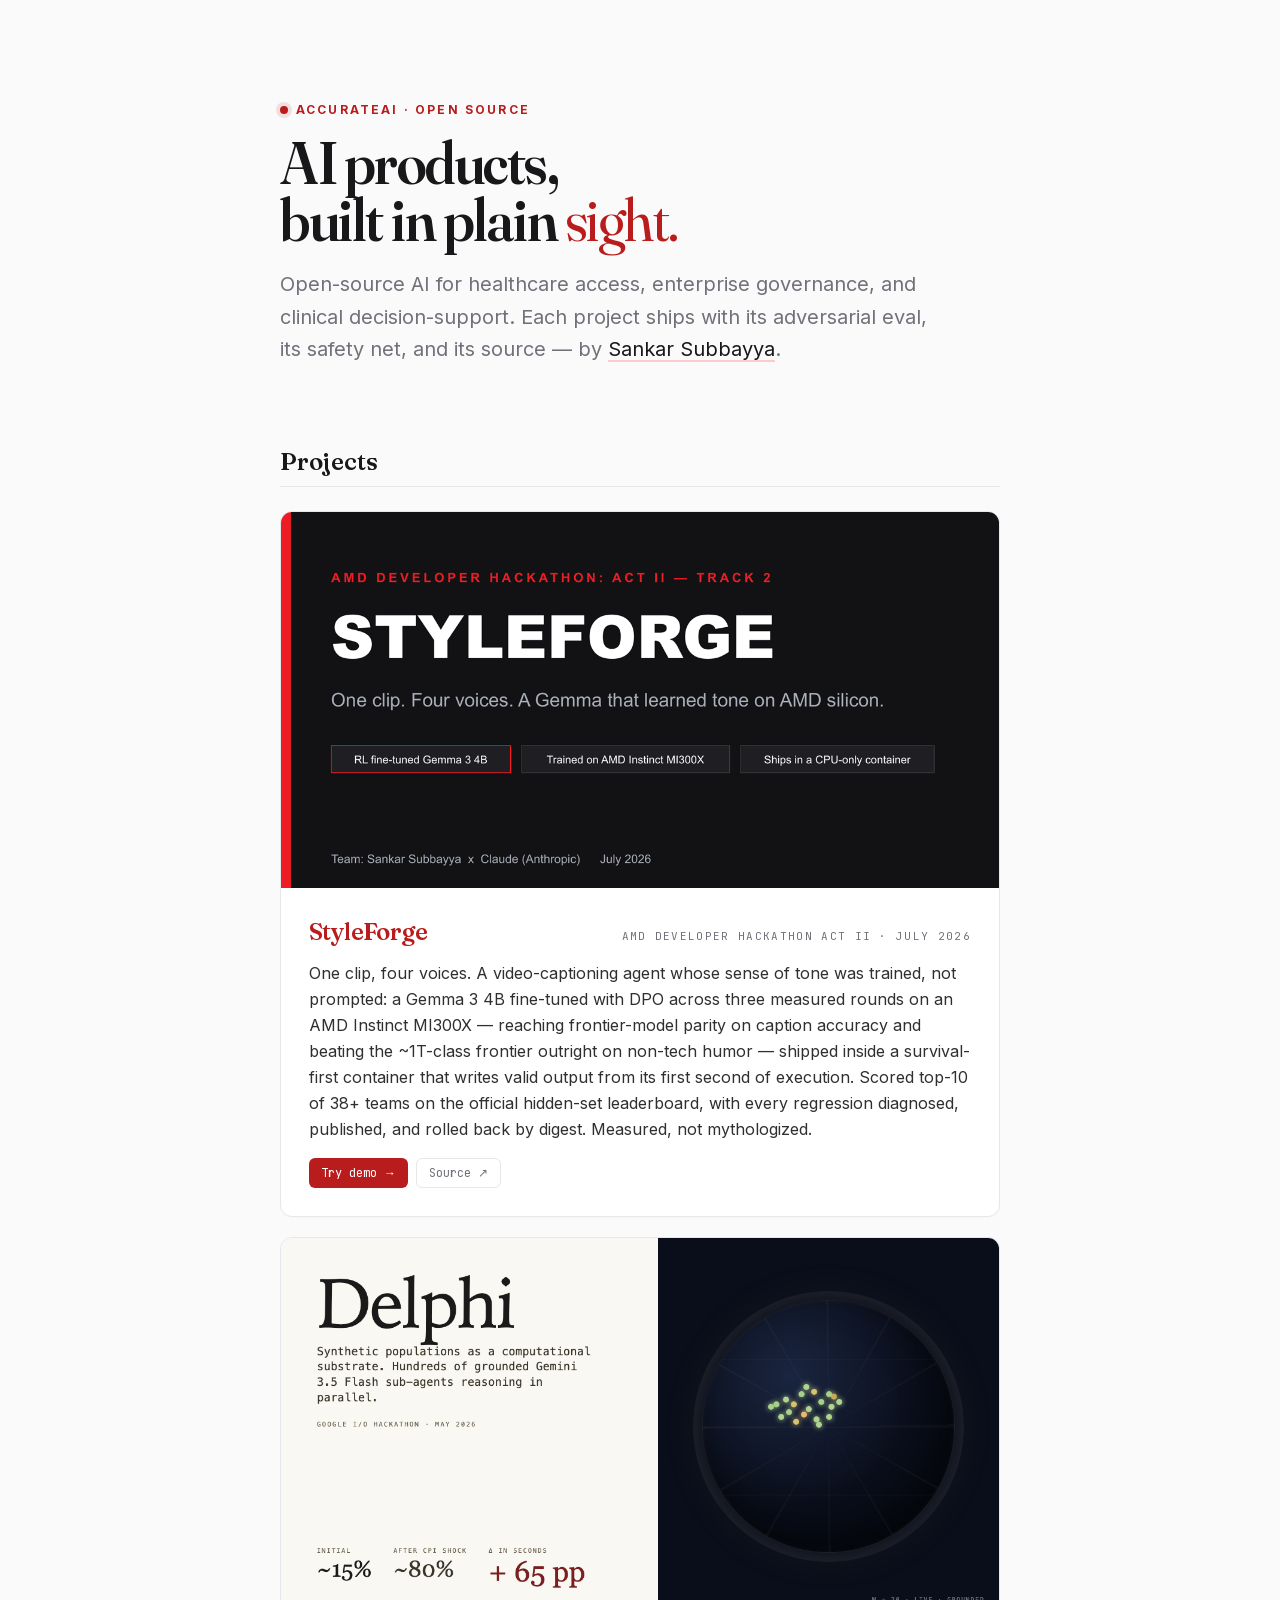
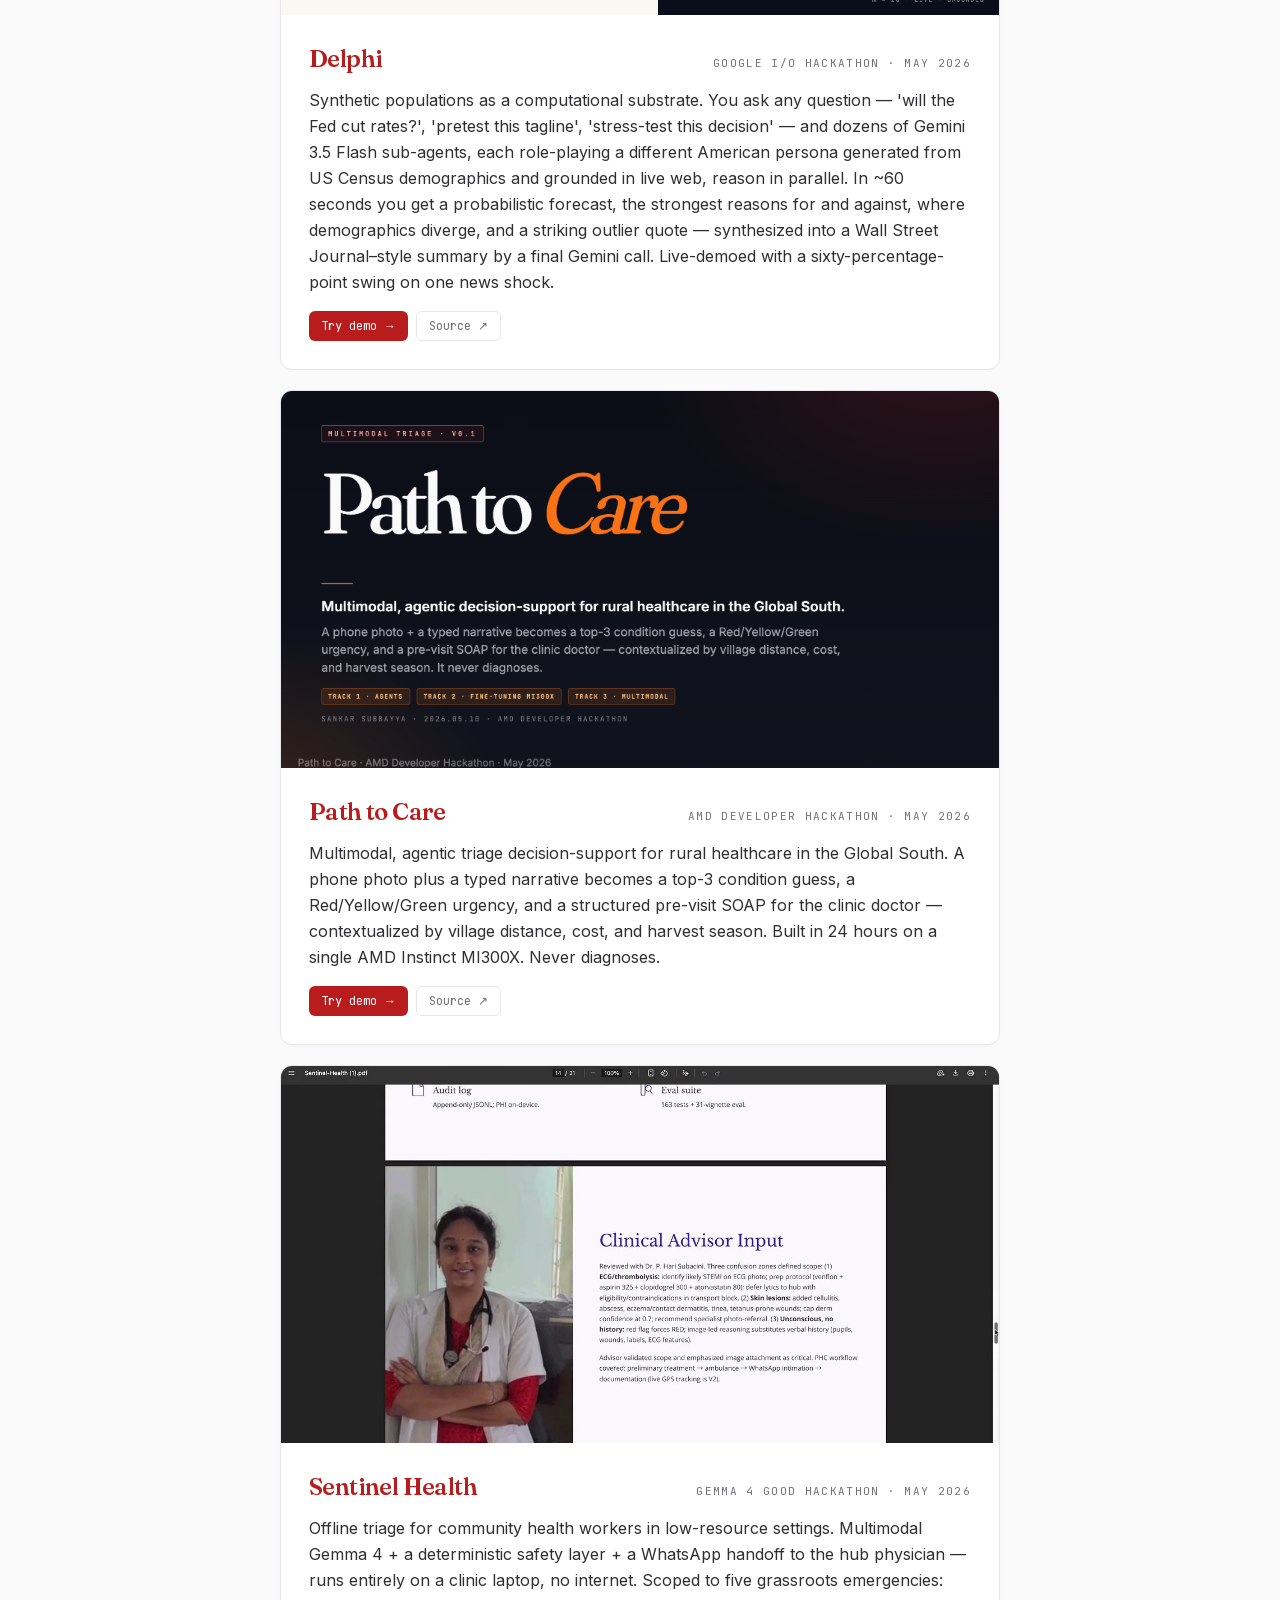
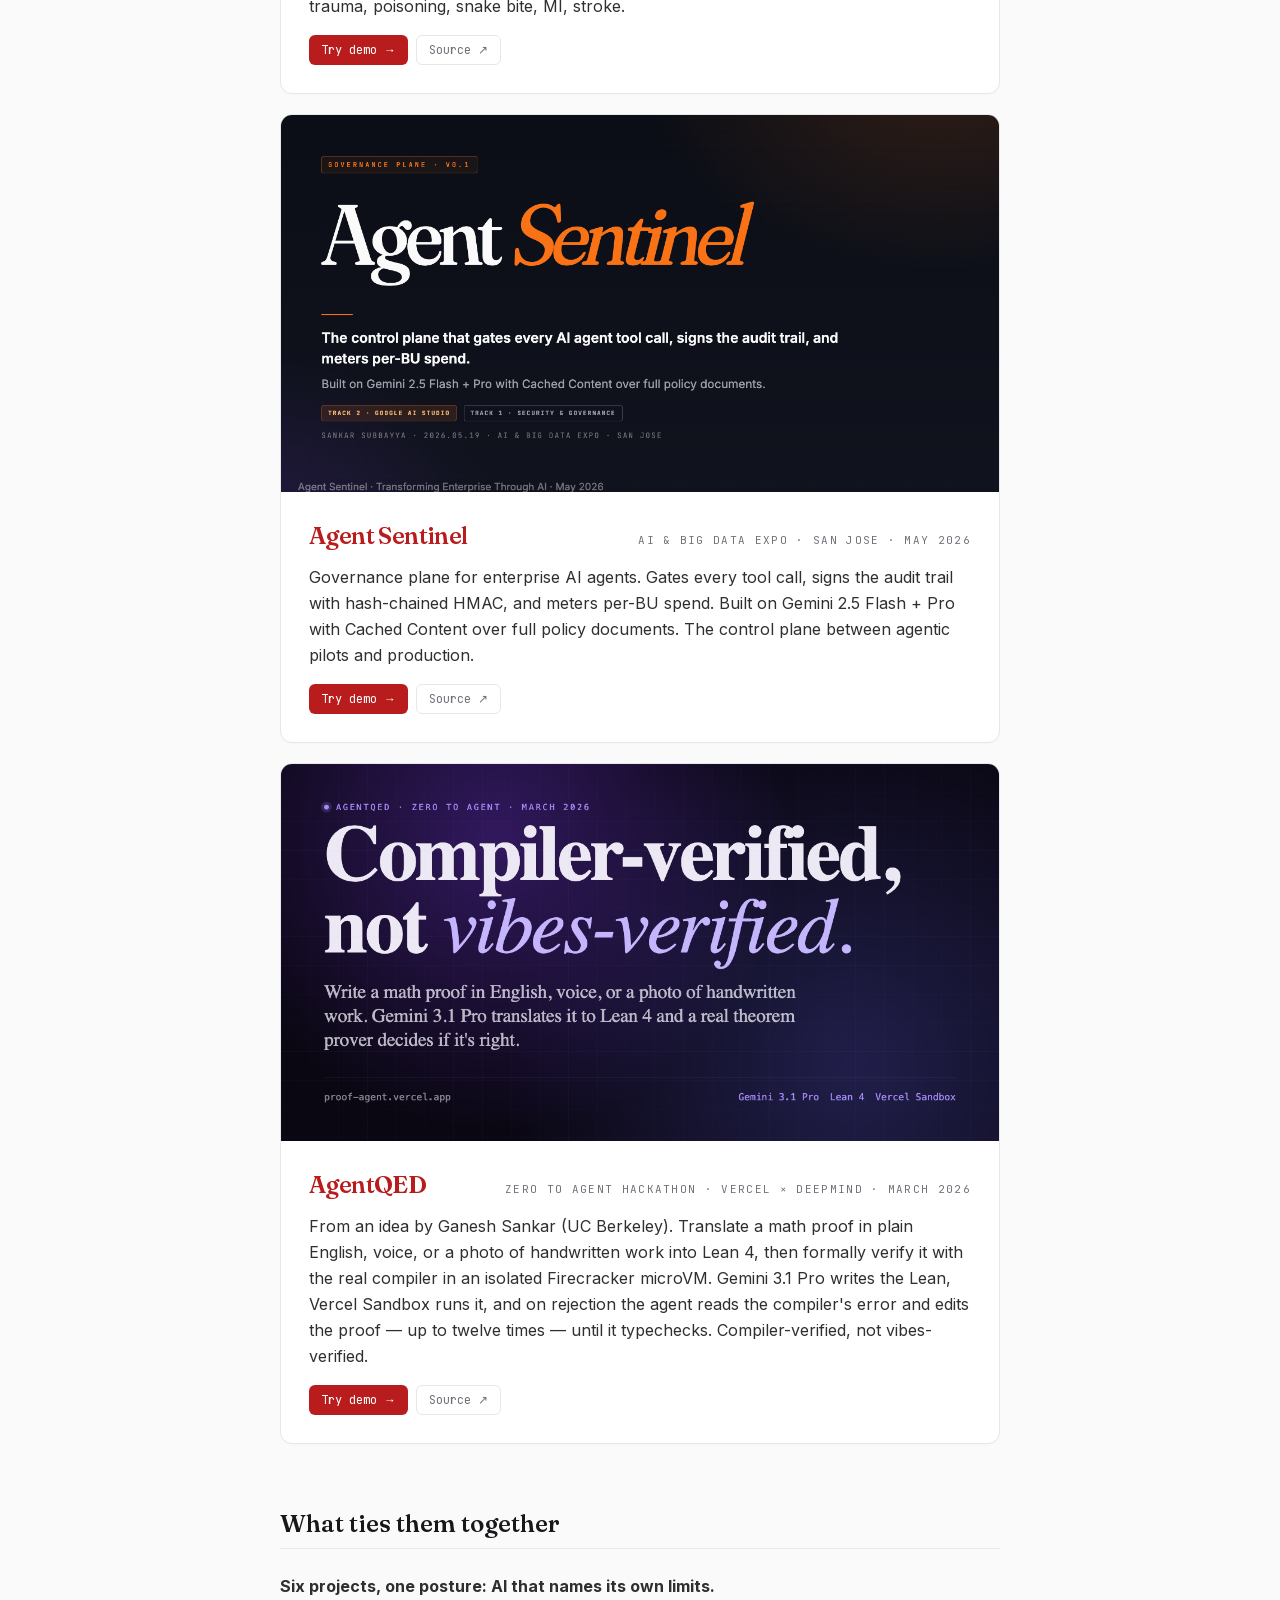
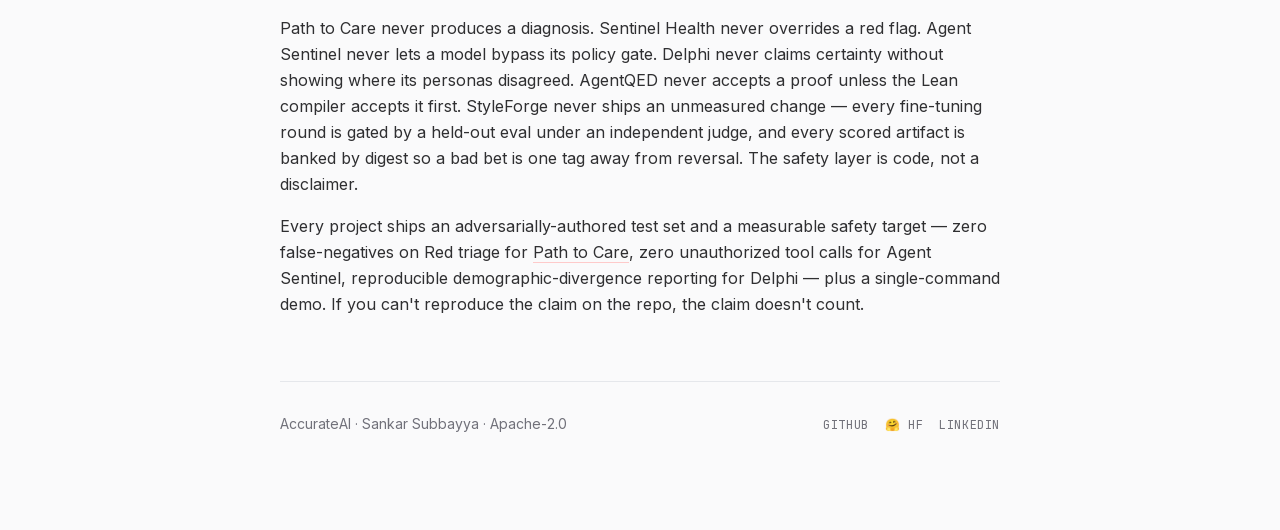
<file: index.html>
<!DOCTYPE html><html lang="en" class="inter_786c1081-module__J60SBq__variable fraunces_ba156d18-module__ME3RYG__variable jetbrains_mono_dabcb788-module__HiP3tG__variable h-full antialiased"><head><meta charSet="utf-8"/><meta name="viewport" content="width=device-width, initial-scale=1"/><link rel="preload" href="/_next/static/media/54fc36028e2bb174-s.p.0nkps02--w45i.woff2" as="font" crossorigin="" type="font/woff2"/><link rel="preload" href="/_next/static/media/70bc3e132a0a741e-s.p.1409xf.ylxg8g.woff2" as="font" crossorigin="" type="font/woff2"/><link rel="preload" href="/_next/static/media/83afe278b6a6bb3c-s.p.0q-301v4kxxnr.woff2" as="font" crossorigin="" type="font/woff2"/><link rel="stylesheet" href="/_next/static/chunks/0xs6wbiysba3~.css" data-precedence="next"/><link rel="preload" as="script" fetchPriority="low" href="/_next/static/chunks/0yu3k-pmkudgf.js"/><script src="/_next/static/chunks/0nn-x376dffb0.js" async=""></script><script src="/_next/static/chunks/0m_p1bxtorv5i.js" async=""></script><script src="/_next/static/chunks/turbopack-0fxgu20bj.6p5.js" async=""></script><script src="/_next/static/chunks/0mjs9rztbd-jy.js" async=""></script><script src="/_next/static/chunks/0dbhjjzl8qfwv.js" async=""></script><link rel="preload" href="https://static.cloudflareinsights.com/beacon.min.js" as="script"/><meta name="next-size-adjust" content=""/><title>AccurateAI — open-source AI for healthcare, governance, and decision-support</title><meta name="description" content="Open-source AI projects by Sankar Subbayya. Multimodal triage on AMD MI300X, offline clinical decision-support on Gemma 4, governance plane for enterprise AI agents. Each project ships with its eval, its safety net, and its source."/><link rel="canonical" href="https://accurateai.org"/><meta property="og:title" content="AccurateAI"/><meta property="og:description" content="Open-source AI for healthcare access, enterprise governance, and decision-support. Each project ships with its eval, its safety net, and its source."/><meta property="og:url" content="https://accurateai.org"/><meta property="og:site_name" content="AccurateAI"/><meta property="og:image" content="https://accurateai.org/og.png"/><meta property="og:image:width" content="1200"/><meta property="og:image:height" content="630"/><meta property="og:image:alt" content="AccurateAI — AI products built in plain sight"/><meta property="og:type" content="website"/><meta name="twitter:card" content="summary_large_image"/><meta name="twitter:title" content="AccurateAI"/><meta name="twitter:description" content="Open-source AI for healthcare, governance, and decision-support."/><meta name="twitter:image" content="https://accurateai.org/og.png"/><link rel="icon" href="/favicon.ico?favicon.0x3dzn~oxb6tn.ico" sizes="256x256" type="image/x-icon"/><script src="/_next/static/chunks/03~yq9q893hmn.js" noModule=""></script></head><body class="min-h-full flex flex-col"><div hidden=""><!--$--><!--/$--></div><div class="flex flex-1 justify-center"><main class="w-full max-w-3xl px-6 py-16 sm:py-24"><header class="mb-16 sm:mb-20"><p class="inline-flex items-center gap-2 text-xs font-bold uppercase tracking-[0.18em] text-[color:var(--accent)] mb-4"><span class="inline-block w-2 h-2 rounded-full bg-[color:var(--accent)]" style="box-shadow:0 0 0 4px rgba(185,28,28,0.12)" aria-hidden="true"></span>AccurateAI · open source</p><h1 class="font-[family-name:var(--font-display)] text-5xl sm:text-6xl font-semibold leading-[0.95] tracking-[-0.025em] text-[color:var(--foreground)] mb-5" style="font-variation-settings:&quot;opsz&quot; 144, &quot;SOFT&quot; 30, &quot;WONK&quot; 1">AI products,<br/>built in plain <em class="text-[color:var(--accent)] font-normal not-italic">sight.</em></h1><p class="text-lg sm:text-xl text-[color:var(--muted)] max-w-2xl leading-relaxed">Open-source AI for healthcare access, enterprise governance, and clinical decision-support. Each project ships with its adversarial eval, its safety net, and its source — by<!-- --> <a href="https://github.com/SankarSubbayya" class="text-[color:var(--foreground)] hover:text-[color:var(--accent)] underline decoration-[color:var(--accent-soft)] underline-offset-4">Sankar Subbayya</a>.</p></header><section class="mb-16"><h2 class="font-[family-name:var(--font-display)] text-2xl font-semibold text-[color:var(--foreground)] mb-6 pb-2 border-b border-[color:var(--border)]">Projects</h2><ul class="space-y-5"><li class="group bg-[color:var(--surface)] border border-[color:var(--border)] rounded-xl overflow-hidden transition-all hover:border-[color:var(--accent)]" style="box-shadow:0 1px 2px rgba(0,0,0,0.02)"><a href="https://sankarsubbayya.github.io/styleforge/" class="block aspect-[1200/630] bg-[color:var(--border)]/30 overflow-hidden" aria-label="Open StyleForge"><img src="/projects/styleforge.png" alt="StyleForge title slide — one clip, four voices, an RL-tuned Gemma on AMD silicon." class="w-full h-full object-cover transition-transform duration-500 group-hover:scale-[1.02]" loading="lazy"/></a><div class="p-6 sm:p-7"><div class="flex flex-wrap items-baseline justify-between gap-3 mb-3"><h3 class="font-[family-name:var(--font-display)] text-2xl font-semibold tracking-tight text-[color:var(--accent)]">StyleForge</h3><span class="font-[family-name:var(--font-mono)] text-[11px] uppercase tracking-[0.12em] text-[color:var(--muted)]">AMD Developer Hackathon ACT II · July 2026</span></div><p class="text-[color:var(--foreground)]/90 leading-relaxed mb-4">One clip, four voices. A video-captioning agent whose sense of tone was trained, not prompted: a Gemma 3 4B fine-tuned with DPO across three measured rounds on an AMD Instinct MI300X — reaching frontier-model parity on caption accuracy and beating the ~1T-class frontier outright on non-tech humor — shipped inside a survival-first container that writes valid output from its first second of execution. Scored top-10 of 38+ teams on the official hidden-set leaderboard, with every regression diagnosed, published, and rolled back by digest. Measured, not mythologized.</p><div class="flex flex-wrap gap-2 font-[family-name:var(--font-mono)] text-xs"><a href="https://sankarsubbayya.github.io/styleforge/" class="inline-flex items-center gap-1.5 px-3 py-1.5 rounded-md bg-[color:var(--accent)] text-white hover:bg-[color:var(--foreground)] transition-colors">Try demo →</a><a href="https://github.com/SankarSubbayya/styleforge" class="inline-flex items-center gap-1.5 px-3 py-1.5 rounded-md border border-[color:var(--border)] text-[color:var(--muted)] hover:border-[color:var(--accent)] hover:text-[color:var(--accent)] transition-colors">Source ↗</a></div></div></li><li class="group bg-[color:var(--surface)] border border-[color:var(--border)] rounded-xl overflow-hidden transition-all hover:border-[color:var(--accent)]" style="box-shadow:0 1px 2px rgba(0,0,0,0.02)"><a href="https://delphi.accurateai.org" class="block aspect-[1200/630] bg-[color:var(--border)]/30 overflow-hidden" aria-label="Open Delphi"><img src="/projects/delphi.png" alt="Delphi headline slide — 13.3% to 79.5%, +66.2 pp shift after a single news shock." class="w-full h-full object-cover transition-transform duration-500 group-hover:scale-[1.02]" loading="lazy"/></a><div class="p-6 sm:p-7"><div class="flex flex-wrap items-baseline justify-between gap-3 mb-3"><h3 class="font-[family-name:var(--font-display)] text-2xl font-semibold tracking-tight text-[color:var(--accent)]">Delphi</h3><span class="font-[family-name:var(--font-mono)] text-[11px] uppercase tracking-[0.12em] text-[color:var(--muted)]">Google I/O Hackathon · May 2026</span></div><p class="text-[color:var(--foreground)]/90 leading-relaxed mb-4">Synthetic populations as a computational substrate. You ask any question — &#x27;will the Fed cut rates?&#x27;, &#x27;pretest this tagline&#x27;, &#x27;stress-test this decision&#x27; — and dozens of Gemini 3.5 Flash sub-agents, each role-playing a different American persona generated from US Census demographics and grounded in live web, reason in parallel. In ~60 seconds you get a probabilistic forecast, the strongest reasons for and against, where demographics diverge, and a striking outlier quote — synthesized into a Wall Street Journal–style summary by a final Gemini call. Live-demoed with a sixty-percentage-point swing on one news shock.</p><div class="flex flex-wrap gap-2 font-[family-name:var(--font-mono)] text-xs"><a href="https://delphi.accurateai.org" class="inline-flex items-center gap-1.5 px-3 py-1.5 rounded-md bg-[color:var(--accent)] text-white hover:bg-[color:var(--foreground)] transition-colors">Try demo →</a><a href="https://github.com/SankarSubbayya/delphi" class="inline-flex items-center gap-1.5 px-3 py-1.5 rounded-md border border-[color:var(--border)] text-[color:var(--muted)] hover:border-[color:var(--accent)] hover:text-[color:var(--accent)] transition-colors">Source ↗</a></div></div></li><li class="group bg-[color:var(--surface)] border border-[color:var(--border)] rounded-xl overflow-hidden transition-all hover:border-[color:var(--accent)]" style="box-shadow:0 1px 2px rgba(0,0,0,0.02)"><a href="https://pathtocare.pages.dev" class="block aspect-[1200/630] bg-[color:var(--border)]/30 overflow-hidden" aria-label="Open Path to Care"><img src="/projects/path_to_care.png" alt="Path to Care · AMD Developer Hackathon project poster." class="w-full h-full object-cover transition-transform duration-500 group-hover:scale-[1.02]" loading="lazy"/></a><div class="p-6 sm:p-7"><div class="flex flex-wrap items-baseline justify-between gap-3 mb-3"><h3 class="font-[family-name:var(--font-display)] text-2xl font-semibold tracking-tight text-[color:var(--accent)]">Path to Care</h3><span class="font-[family-name:var(--font-mono)] text-[11px] uppercase tracking-[0.12em] text-[color:var(--muted)]">AMD Developer Hackathon · May 2026</span></div><p class="text-[color:var(--foreground)]/90 leading-relaxed mb-4">Multimodal, agentic triage decision-support for rural healthcare in the Global South. A phone photo plus a typed narrative becomes a top-3 condition guess, a Red/Yellow/Green urgency, and a structured pre-visit SOAP for the clinic doctor — contextualized by village distance, cost, and harvest season. Built in 24 hours on a single AMD Instinct MI300X. Never diagnoses.</p><div class="flex flex-wrap gap-2 font-[family-name:var(--font-mono)] text-xs"><a href="https://pathtocare.pages.dev" class="inline-flex items-center gap-1.5 px-3 py-1.5 rounded-md bg-[color:var(--accent)] text-white hover:bg-[color:var(--foreground)] transition-colors">Try demo →</a><a href="https://github.com/SankarSubbayya/path_to_care" class="inline-flex items-center gap-1.5 px-3 py-1.5 rounded-md border border-[color:var(--border)] text-[color:var(--muted)] hover:border-[color:var(--accent)] hover:text-[color:var(--accent)] transition-colors">Source ↗</a></div></div></li><li class="group bg-[color:var(--surface)] border border-[color:var(--border)] rounded-xl overflow-hidden transition-all hover:border-[color:var(--accent)]" style="box-shadow:0 1px 2px rgba(0,0,0,0.02)"><a href="https://sentinel-health.pages.dev" class="block aspect-[1200/630] bg-[color:var(--border)]/30 overflow-hidden" aria-label="Open Sentinel Health"><img src="/projects/sentinel_health.png" alt="Sentinel Health · Gemma 4 Good Hackathon project poster." class="w-full h-full object-cover transition-transform duration-500 group-hover:scale-[1.02]" loading="lazy"/></a><div class="p-6 sm:p-7"><div class="flex flex-wrap items-baseline justify-between gap-3 mb-3"><h3 class="font-[family-name:var(--font-display)] text-2xl font-semibold tracking-tight text-[color:var(--accent)]">Sentinel Health</h3><span class="font-[family-name:var(--font-mono)] text-[11px] uppercase tracking-[0.12em] text-[color:var(--muted)]">Gemma 4 Good Hackathon · May 2026</span></div><p class="text-[color:var(--foreground)]/90 leading-relaxed mb-4">Offline triage for community health workers in low-resource settings. Multimodal Gemma 4 + a deterministic safety layer + a WhatsApp handoff to the hub physician — runs entirely on a clinic laptop, no internet. Scoped to five grassroots emergencies: trauma, poisoning, snake bite, MI, stroke.</p><div class="flex flex-wrap gap-2 font-[family-name:var(--font-mono)] text-xs"><a href="https://sentinel-health.pages.dev" class="inline-flex items-center gap-1.5 px-3 py-1.5 rounded-md bg-[color:var(--accent)] text-white hover:bg-[color:var(--foreground)] transition-colors">Try demo →</a><a href="https://github.com/SankarSubbayya/sentinel-health" class="inline-flex items-center gap-1.5 px-3 py-1.5 rounded-md border border-[color:var(--border)] text-[color:var(--muted)] hover:border-[color:var(--accent)] hover:text-[color:var(--accent)] transition-colors">Source ↗</a></div></div></li><li class="group bg-[color:var(--surface)] border border-[color:var(--border)] rounded-xl overflow-hidden transition-all hover:border-[color:var(--accent)]" style="box-shadow:0 1px 2px rgba(0,0,0,0.02)"><a href="https://agent-sentinel.pages.dev" class="block aspect-[1200/630] bg-[color:var(--border)]/30 overflow-hidden" aria-label="Open Agent Sentinel"><img src="/projects/agent_sentinel.png" alt="Agent Sentinel · AI &amp; Big Data Expo project poster." class="w-full h-full object-cover transition-transform duration-500 group-hover:scale-[1.02]" loading="lazy"/></a><div class="p-6 sm:p-7"><div class="flex flex-wrap items-baseline justify-between gap-3 mb-3"><h3 class="font-[family-name:var(--font-display)] text-2xl font-semibold tracking-tight text-[color:var(--accent)]">Agent Sentinel</h3><span class="font-[family-name:var(--font-mono)] text-[11px] uppercase tracking-[0.12em] text-[color:var(--muted)]">AI &amp; Big Data Expo · San Jose · May 2026</span></div><p class="text-[color:var(--foreground)]/90 leading-relaxed mb-4">Governance plane for enterprise AI agents. Gates every tool call, signs the audit trail with hash-chained HMAC, and meters per-BU spend. Built on Gemini 2.5 Flash + Pro with Cached Content over full policy documents. The control plane between agentic pilots and production.</p><div class="flex flex-wrap gap-2 font-[family-name:var(--font-mono)] text-xs"><a href="https://agent-sentinel.pages.dev" class="inline-flex items-center gap-1.5 px-3 py-1.5 rounded-md bg-[color:var(--accent)] text-white hover:bg-[color:var(--foreground)] transition-colors">Try demo →</a><a href="https://github.com/SankarSubbayya/agent_sentinel" class="inline-flex items-center gap-1.5 px-3 py-1.5 rounded-md border border-[color:var(--border)] text-[color:var(--muted)] hover:border-[color:var(--accent)] hover:text-[color:var(--accent)] transition-colors">Source ↗</a></div></div></li><li class="group bg-[color:var(--surface)] border border-[color:var(--border)] rounded-xl overflow-hidden transition-all hover:border-[color:var(--accent)]" style="box-shadow:0 1px 2px rgba(0,0,0,0.02)"><a href="https://agentqed.pages.dev" class="block aspect-[1200/630] bg-[color:var(--border)]/30 overflow-hidden" aria-label="Open AgentQED"><img src="/projects/agentqed.png" alt="AgentQED · Zero to Agent Hackathon project poster." class="w-full h-full object-cover transition-transform duration-500 group-hover:scale-[1.02]" loading="lazy"/></a><div class="p-6 sm:p-7"><div class="flex flex-wrap items-baseline justify-between gap-3 mb-3"><h3 class="font-[family-name:var(--font-display)] text-2xl font-semibold tracking-tight text-[color:var(--accent)]">AgentQED</h3><span class="font-[family-name:var(--font-mono)] text-[11px] uppercase tracking-[0.12em] text-[color:var(--muted)]">Zero to Agent Hackathon · Vercel × DeepMind · March 2026</span></div><p class="text-[color:var(--foreground)]/90 leading-relaxed mb-4">From an idea by Ganesh Sankar (UC Berkeley). Translate a math proof in plain English, voice, or a photo of handwritten work into Lean 4, then formally verify it with the real compiler in an isolated Firecracker microVM. Gemini 3.1 Pro writes the Lean, Vercel Sandbox runs it, and on rejection the agent reads the compiler&#x27;s error and edits the proof — up to twelve times — until it typechecks. Compiler-verified, not vibes-verified.</p><div class="flex flex-wrap gap-2 font-[family-name:var(--font-mono)] text-xs"><a href="https://agentqed.pages.dev" class="inline-flex items-center gap-1.5 px-3 py-1.5 rounded-md bg-[color:var(--accent)] text-white hover:bg-[color:var(--foreground)] transition-colors">Try demo →</a><a href="https://github.com/SankarSubbayya/AgentQED" class="inline-flex items-center gap-1.5 px-3 py-1.5 rounded-md border border-[color:var(--border)] text-[color:var(--muted)] hover:border-[color:var(--accent)] hover:text-[color:var(--accent)] transition-colors">Source ↗</a></div></div></li></ul></section><section class="mb-16"><h2 class="font-[family-name:var(--font-display)] text-2xl font-semibold text-[color:var(--foreground)] mb-6 pb-2 border-b border-[color:var(--border)]">What ties them together</h2><div class="text-[color:var(--foreground)]/90 leading-relaxed space-y-4"><p><strong>Six projects, one posture: AI that names its own limits.</strong></p><p>Path to Care never produces a diagnosis. Sentinel Health never overrides a red flag. Agent Sentinel never lets a model bypass its policy gate. Delphi never claims certainty without showing where its personas disagreed. AgentQED never accepts a proof unless the Lean compiler accepts it first. StyleForge never ships an unmeasured change — every fine-tuning round is gated by a held-out eval under an independent judge, and every scored artifact is banked by digest so a bad bet is one tag away from reversal. The safety layer is code, not a disclaimer.</p><p>Every project ships an adversarially-authored test set and a measurable safety target — zero false-negatives on Red triage for<!-- --> <a href="https://github.com/SankarSubbayya/path_to_care/blob/main/results/tuned_metrics.json" class="underline decoration-[color:var(--accent-soft)] underline-offset-4 hover:text-[color:var(--accent)]">Path to Care</a>, zero unauthorized tool calls for Agent Sentinel, reproducible demographic-divergence reporting for Delphi — plus a single-command demo. If you can&#x27;t reproduce the claim on the repo, the claim doesn&#x27;t count.</p></div></section><script type="application/ld+json">{"@context":"https://schema.org","@graph":[{"@type":"Person","@id":"https://accurateai.org/#sankar","name":"Sankaranarayanan Subbayya","alternateName":"Sankar Subbayya","url":"https://accurateai.org","sameAs":["https://github.com/SankarSubbayya","https://huggingface.co/sankara68","https://linkedin.com/in/sankarsu","https://sankarsubbayya.github.io"],"jobTitle":"AI Engineer & Architect","description":"Veteran AI engineer specializing in Generative AI, multi-agent orchestration, and autonomous systems."},{"@type":"Organization","@id":"https://accurateai.org/#org","name":"AccurateAI","url":"https://accurateai.org","founder":{"@id":"https://accurateai.org/#sankar"},"sameAs":["https://github.com/SankarSubbayya"]}]}</script><footer class="pt-8 border-t border-[color:var(--border)] flex flex-wrap justify-between items-baseline gap-3 text-sm text-[color:var(--muted)]"><span>AccurateAI · Sankar Subbayya · Apache-2.0</span><div class="flex gap-4 font-[family-name:var(--font-mono)] text-xs uppercase tracking-wider"><a href="https://github.com/SankarSubbayya" class="hover:text-[color:var(--accent)]">GitHub</a><a href="https://huggingface.co/sankara68" class="hover:text-[color:var(--accent)]">🤗 HF</a><a href="https://linkedin.com/in/sankarsu" class="hover:text-[color:var(--accent)]">LinkedIn</a></div></footer></main></div><!--$--><!--/$--><script src="/_next/static/chunks/0yu3k-pmkudgf.js" id="_R_" async=""></script><script>(self.__next_f=self.__next_f||[]).push([0])</script><script>self.__next_f.push([1,"1:\"$Sreact.fragment\"\n2:I[39756,[\"/_next/static/chunks/0mjs9rztbd-jy.js\",\"/_next/static/chunks/0dbhjjzl8qfwv.js\"],\"default\"]\n3:I[37457,[\"/_next/static/chunks/0mjs9rztbd-jy.js\",\"/_next/static/chunks/0dbhjjzl8qfwv.js\"],\"default\"]\n4:I[79520,[\"/_next/static/chunks/0mjs9rztbd-jy.js\",\"/_next/static/chunks/0dbhjjzl8qfwv.js\"],\"\"]\n11:I[68027,[\"/_next/static/chunks/0mjs9rztbd-jy.js\",\"/_next/static/chunks/0dbhjjzl8qfwv.js\"],\"default\",1]\n:HL[\"/_next/static/chunks/0xs6wbiysba3~.css\",\"style\"]\n:HL[\"/_next/static/media/54fc36028e2bb174-s.p.0nkps02--w45i.woff2\",\"font\",{\"crossOrigin\":\"\",\"type\":\"font/woff2\"}]\n:HL[\"/_next/static/media/70bc3e132a0a741e-s.p.1409xf.ylxg8g.woff2\",\"font\",{\"crossOrigin\":\"\",\"type\":\"font/woff2\"}]\n:HL[\"/_next/static/media/83afe278b6a6bb3c-s.p.0q-301v4kxxnr.woff2\",\"font\",{\"crossOrigin\":\"\",\"type\":\"font/woff2\"}]\n"])</script><script>self.__next_f.push([1,"0:{\"P\":null,\"c\":[\"\",\"\"],\"q\":\"\",\"i\":false,\"f\":[[[\"\",{\"children\":[\"__PAGE__\",{}]},\"$undefined\",\"$undefined\",16],[[\"$\",\"$1\",\"c\",{\"children\":[[[\"$\",\"link\",\"0\",{\"rel\":\"stylesheet\",\"href\":\"/_next/static/chunks/0xs6wbiysba3~.css\",\"precedence\":\"next\",\"crossOrigin\":\"$undefined\",\"nonce\":\"$undefined\"}],[\"$\",\"script\",\"script-0\",{\"src\":\"/_next/static/chunks/0mjs9rztbd-jy.js\",\"async\":true,\"nonce\":\"$undefined\"}],[\"$\",\"script\",\"script-1\",{\"src\":\"/_next/static/chunks/0dbhjjzl8qfwv.js\",\"async\":true,\"nonce\":\"$undefined\"}]],[\"$\",\"html\",null,{\"lang\":\"en\",\"className\":\"inter_786c1081-module__J60SBq__variable fraunces_ba156d18-module__ME3RYG__variable jetbrains_mono_dabcb788-module__HiP3tG__variable h-full antialiased\",\"children\":[\"$\",\"body\",null,{\"className\":\"min-h-full flex flex-col\",\"children\":[[\"$\",\"$L2\",null,{\"parallelRouterKey\":\"children\",\"error\":\"$undefined\",\"errorStyles\":\"$undefined\",\"errorScripts\":\"$undefined\",\"template\":[\"$\",\"$L3\",null,{}],\"templateStyles\":\"$undefined\",\"templateScripts\":\"$undefined\",\"notFound\":[[[\"$\",\"title\",null,{\"children\":\"404: This page could not be found.\"}],[\"$\",\"div\",null,{\"style\":{\"fontFamily\":\"system-ui,\\\"Segoe UI\\\",Roboto,Helvetica,Arial,sans-serif,\\\"Apple Color Emoji\\\",\\\"Segoe UI Emoji\\\"\",\"height\":\"100vh\",\"textAlign\":\"center\",\"display\":\"flex\",\"flexDirection\":\"column\",\"alignItems\":\"center\",\"justifyContent\":\"center\"},\"children\":[\"$\",\"div\",null,{\"children\":[[\"$\",\"style\",null,{\"dangerouslySetInnerHTML\":{\"__html\":\"body{color:#000;background:#fff;margin:0}.next-error-h1{border-right:1px solid rgba(0,0,0,.3)}@media (prefers-color-scheme:dark){body{color:#fff;background:#000}.next-error-h1{border-right:1px solid rgba(255,255,255,.3)}}\"}}],[\"$\",\"h1\",null,{\"className\":\"next-error-h1\",\"style\":{\"display\":\"inline-block\",\"margin\":\"0 20px 0 0\",\"padding\":\"0 23px 0 0\",\"fontSize\":24,\"fontWeight\":500,\"verticalAlign\":\"top\",\"lineHeight\":\"49px\"},\"children\":404}],[\"$\",\"div\",null,{\"style\":{\"display\":\"inline-block\"},\"children\":[\"$\",\"h2\",null,{\"style\":{\"fontSize\":14,\"fontWeight\":400,\"lineHeight\":\"49px\",\"margin\":0},\"children\":\"This page could not be found.\"}]}]]}]}]],[]],\"forbidden\":\"$undefined\",\"unauthorized\":\"$undefined\"}],[\"$\",\"$L4\",null,{\"src\":\"https://static.cloudflareinsights.com/beacon.min.js\",\"data-cf-beacon\":\"{\\\"token\\\": \\\"1ef50c283b5045f9964ece368f3257bf\\\"}\",\"strategy\":\"afterInteractive\"}]]}]}]]}],{\"children\":[[\"$\",\"$1\",\"c\",{\"children\":[[\"$\",\"div\",null,{\"className\":\"flex flex-1 justify-center\",\"children\":[\"$\",\"main\",null,{\"className\":\"w-full max-w-3xl px-6 py-16 sm:py-24\",\"children\":[[\"$\",\"header\",null,{\"className\":\"mb-16 sm:mb-20\",\"children\":[[\"$\",\"p\",null,{\"className\":\"inline-flex items-center gap-2 text-xs font-bold uppercase tracking-[0.18em] text-[color:var(--accent)] mb-4\",\"children\":[[\"$\",\"span\",null,{\"className\":\"inline-block w-2 h-2 rounded-full bg-[color:var(--accent)]\",\"style\":{\"boxShadow\":\"0 0 0 4px rgba(185,28,28,0.12)\"},\"aria-hidden\":true}],\"AccurateAI · open source\"]}],[\"$\",\"h1\",null,{\"className\":\"font-[family-name:var(--font-display)] text-5xl sm:text-6xl font-semibold leading-[0.95] tracking-[-0.025em] text-[color:var(--foreground)] mb-5\",\"style\":{\"fontVariationSettings\":\"\\\"opsz\\\" 144, \\\"SOFT\\\" 30, \\\"WONK\\\" 1\"},\"children\":[\"AI products,\",[\"$\",\"br\",null,{}],\"built in plain \",[\"$\",\"em\",null,{\"className\":\"text-[color:var(--accent)] font-normal not-italic\",\"children\":\"sight.\"}]]}],[\"$\",\"p\",null,{\"className\":\"text-lg sm:text-xl text-[color:var(--muted)] max-w-2xl leading-relaxed\",\"children\":[\"Open-source AI for healthcare access, enterprise governance, and clinical decision-support. Each project ships with its adversarial eval, its safety net, and its source — by\",\" \",[\"$\",\"a\",null,{\"href\":\"https://github.com/SankarSubbayya\",\"className\":\"text-[color:var(--foreground)] hover:text-[color:var(--accent)] underline decoration-[color:var(--accent-soft)] underline-offset-4\",\"children\":\"Sankar Subbayya\"}],\".\"]}]]}],[\"$\",\"section\",null,{\"className\":\"mb-16\",\"children\":[[\"$\",\"h2\",null,{\"className\":\"font-[family-name:var(--font-display)] text-2xl font-semibold text-[color:var(--foreground)] mb-6 pb-2 border-b border-[color:var(--border)]\",\"children\":\"Projects\"}],[\"$\",\"ul\",null,{\"className\":\"space-y-5\",\"children\":[[\"$\",\"li\",\"StyleForge\",{\"className\":\"group bg-[color:var(--surface)] border border-[color:var(--border)] rounded-xl overflow-hidden transition-all hover:border-[color:var(--accent)]\",\"style\":{\"boxShadow\":\"0 1px 2px rgba(0,0,0,0.02)\"},\"children\":[\"$L5\",\"$L6\"]}],\"$L7\",\"$L8\",\"$L9\",\"$La\",\"$Lb\"]}]]}],\"$Lc\",\"$Ld\",\"$Le\"]}]}],null,\"$Lf\"]}],{},null,false,null]},null,false,null],\"$L10\",false]],\"m\":\"$undefined\",\"G\":[\"$11\",[\"$L12\"]],\"S\":true,\"h\":null,\"s\":\"$undefined\",\"l\":\"$undefined\",\"p\":\"$undefined\",\"d\":\"$undefined\",\"b\":\"0ZtcX831cyXKW98P27tla\"}\n"])</script><script>self.__next_f.push([1,"13:I[97367,[\"/_next/static/chunks/0mjs9rztbd-jy.js\",\"/_next/static/chunks/0dbhjjzl8qfwv.js\"],\"OutletBoundary\"]\n14:\"$Sreact.suspense\"\n16:I[97367,[\"/_next/static/chunks/0mjs9rztbd-jy.js\",\"/_next/static/chunks/0dbhjjzl8qfwv.js\"],\"ViewportBoundary\"]\n18:I[97367,[\"/_next/static/chunks/0mjs9rztbd-jy.js\",\"/_next/static/chunks/0dbhjjzl8qfwv.js\"],\"MetadataBoundary\"]\n5:[\"$\",\"a\",null,{\"href\":\"https://sankarsubbayya.github.io/styleforge/\",\"className\":\"block aspect-[1200/630] bg-[color:var(--border)]/30 overflow-hidden\",\"aria-label\":\"Open StyleForge\",\"children\":[\"$\",\"img\",null,{\"src\":\"/projects/styleforge.png\",\"alt\":\"StyleForge title slide — one clip, four voices, an RL-tuned Gemma on AMD silicon.\",\"className\":\"w-full h-full object-cover transition-transform duration-500 group-hover:scale-[1.02]\",\"loading\":\"lazy\"}]}]\n"])</script><script>self.__next_f.push([1,"6:[\"$\",\"div\",null,{\"className\":\"p-6 sm:p-7\",\"children\":[[\"$\",\"div\",null,{\"className\":\"flex flex-wrap items-baseline justify-between gap-3 mb-3\",\"children\":[[\"$\",\"h3\",null,{\"className\":\"font-[family-name:var(--font-display)] text-2xl font-semibold tracking-tight text-[color:var(--accent)]\",\"children\":\"StyleForge\"}],[\"$\",\"span\",null,{\"className\":\"font-[family-name:var(--font-mono)] text-[11px] uppercase tracking-[0.12em] text-[color:var(--muted)]\",\"children\":\"AMD Developer Hackathon ACT II · July 2026\"}]]}],[\"$\",\"p\",null,{\"className\":\"text-[color:var(--foreground)]/90 leading-relaxed mb-4\",\"children\":\"One clip, four voices. A video-captioning agent whose sense of tone was trained, not prompted: a Gemma 3 4B fine-tuned with DPO across three measured rounds on an AMD Instinct MI300X — reaching frontier-model parity on caption accuracy and beating the ~1T-class frontier outright on non-tech humor — shipped inside a survival-first container that writes valid output from its first second of execution. Scored top-10 of 38+ teams on the official hidden-set leaderboard, with every regression diagnosed, published, and rolled back by digest. Measured, not mythologized.\"}],[\"$\",\"div\",null,{\"className\":\"flex flex-wrap gap-2 font-[family-name:var(--font-mono)] text-xs\",\"children\":[[\"$\",\"a\",null,{\"href\":\"https://sankarsubbayya.github.io/styleforge/\",\"className\":\"inline-flex items-center gap-1.5 px-3 py-1.5 rounded-md bg-[color:var(--accent)] text-white hover:bg-[color:var(--foreground)] transition-colors\",\"children\":\"Try demo →\"}],[\"$\",\"a\",null,{\"href\":\"https://github.com/SankarSubbayya/styleforge\",\"className\":\"inline-flex items-center gap-1.5 px-3 py-1.5 rounded-md border border-[color:var(--border)] text-[color:var(--muted)] hover:border-[color:var(--accent)] hover:text-[color:var(--accent)] transition-colors\",\"children\":\"Source ↗\"}]]}]]}]\n"])</script><script>self.__next_f.push([1,"7:[\"$\",\"li\",\"Delphi\",{\"className\":\"group bg-[color:var(--surface)] border border-[color:var(--border)] rounded-xl overflow-hidden transition-all hover:border-[color:var(--accent)]\",\"style\":{\"boxShadow\":\"0 1px 2px rgba(0,0,0,0.02)\"},\"children\":[[\"$\",\"a\",null,{\"href\":\"https://delphi.accurateai.org\",\"className\":\"block aspect-[1200/630] bg-[color:var(--border)]/30 overflow-hidden\",\"aria-label\":\"Open Delphi\",\"children\":[\"$\",\"img\",null,{\"src\":\"/projects/delphi.png\",\"alt\":\"Delphi headline slide — 13.3% to 79.5%, +66.2 pp shift after a single news shock.\",\"className\":\"w-full h-full object-cover transition-transform duration-500 group-hover:scale-[1.02]\",\"loading\":\"lazy\"}]}],[\"$\",\"div\",null,{\"className\":\"p-6 sm:p-7\",\"children\":[[\"$\",\"div\",null,{\"className\":\"flex flex-wrap items-baseline justify-between gap-3 mb-3\",\"children\":[[\"$\",\"h3\",null,{\"className\":\"font-[family-name:var(--font-display)] text-2xl font-semibold tracking-tight text-[color:var(--accent)]\",\"children\":\"Delphi\"}],[\"$\",\"span\",null,{\"className\":\"font-[family-name:var(--font-mono)] text-[11px] uppercase tracking-[0.12em] text-[color:var(--muted)]\",\"children\":\"Google I/O Hackathon · May 2026\"}]]}],[\"$\",\"p\",null,{\"className\":\"text-[color:var(--foreground)]/90 leading-relaxed mb-4\",\"children\":\"Synthetic populations as a computational substrate. You ask any question — 'will the Fed cut rates?', 'pretest this tagline', 'stress-test this decision' — and dozens of Gemini 3.5 Flash sub-agents, each role-playing a different American persona generated from US Census demographics and grounded in live web, reason in parallel. In ~60 seconds you get a probabilistic forecast, the strongest reasons for and against, where demographics diverge, and a striking outlier quote — synthesized into a Wall Street Journal–style summary by a final Gemini call. Live-demoed with a sixty-percentage-point swing on one news shock.\"}],[\"$\",\"div\",null,{\"className\":\"flex flex-wrap gap-2 font-[family-name:var(--font-mono)] text-xs\",\"children\":[[\"$\",\"a\",null,{\"href\":\"https://delphi.accurateai.org\",\"className\":\"inline-flex items-center gap-1.5 px-3 py-1.5 rounded-md bg-[color:var(--accent)] text-white hover:bg-[color:var(--foreground)] transition-colors\",\"children\":\"Try demo →\"}],[\"$\",\"a\",null,{\"href\":\"https://github.com/SankarSubbayya/delphi\",\"className\":\"inline-flex items-center gap-1.5 px-3 py-1.5 rounded-md border border-[color:var(--border)] text-[color:var(--muted)] hover:border-[color:var(--accent)] hover:text-[color:var(--accent)] transition-colors\",\"children\":\"Source ↗\"}]]}]]}]]}]\n"])</script><script>self.__next_f.push([1,"8:[\"$\",\"li\",\"Path to Care\",{\"className\":\"group bg-[color:var(--surface)] border border-[color:var(--border)] rounded-xl overflow-hidden transition-all hover:border-[color:var(--accent)]\",\"style\":{\"boxShadow\":\"0 1px 2px rgba(0,0,0,0.02)\"},\"children\":[[\"$\",\"a\",null,{\"href\":\"https://pathtocare.pages.dev\",\"className\":\"block aspect-[1200/630] bg-[color:var(--border)]/30 overflow-hidden\",\"aria-label\":\"Open Path to Care\",\"children\":[\"$\",\"img\",null,{\"src\":\"/projects/path_to_care.png\",\"alt\":\"Path to Care · AMD Developer Hackathon project poster.\",\"className\":\"w-full h-full object-cover transition-transform duration-500 group-hover:scale-[1.02]\",\"loading\":\"lazy\"}]}],[\"$\",\"div\",null,{\"className\":\"p-6 sm:p-7\",\"children\":[[\"$\",\"div\",null,{\"className\":\"flex flex-wrap items-baseline justify-between gap-3 mb-3\",\"children\":[[\"$\",\"h3\",null,{\"className\":\"font-[family-name:var(--font-display)] text-2xl font-semibold tracking-tight text-[color:var(--accent)]\",\"children\":\"Path to Care\"}],[\"$\",\"span\",null,{\"className\":\"font-[family-name:var(--font-mono)] text-[11px] uppercase tracking-[0.12em] text-[color:var(--muted)]\",\"children\":\"AMD Developer Hackathon · May 2026\"}]]}],[\"$\",\"p\",null,{\"className\":\"text-[color:var(--foreground)]/90 leading-relaxed mb-4\",\"children\":\"Multimodal, agentic triage decision-support for rural healthcare in the Global South. A phone photo plus a typed narrative becomes a top-3 condition guess, a Red/Yellow/Green urgency, and a structured pre-visit SOAP for the clinic doctor — contextualized by village distance, cost, and harvest season. Built in 24 hours on a single AMD Instinct MI300X. Never diagnoses.\"}],[\"$\",\"div\",null,{\"className\":\"flex flex-wrap gap-2 font-[family-name:var(--font-mono)] text-xs\",\"children\":[[\"$\",\"a\",null,{\"href\":\"https://pathtocare.pages.dev\",\"className\":\"inline-flex items-center gap-1.5 px-3 py-1.5 rounded-md bg-[color:var(--accent)] text-white hover:bg-[color:var(--foreground)] transition-colors\",\"children\":\"Try demo →\"}],[\"$\",\"a\",null,{\"href\":\"https://github.com/SankarSubbayya/path_to_care\",\"className\":\"inline-flex items-center gap-1.5 px-3 py-1.5 rounded-md border border-[color:var(--border)] text-[color:var(--muted)] hover:border-[color:var(--accent)] hover:text-[color:var(--accent)] transition-colors\",\"children\":\"Source ↗\"}]]}]]}]]}]\n"])</script><script>self.__next_f.push([1,"9:[\"$\",\"li\",\"Sentinel Health\",{\"className\":\"group bg-[color:var(--surface)] border border-[color:var(--border)] rounded-xl overflow-hidden transition-all hover:border-[color:var(--accent)]\",\"style\":{\"boxShadow\":\"0 1px 2px rgba(0,0,0,0.02)\"},\"children\":[[\"$\",\"a\",null,{\"href\":\"https://sentinel-health.pages.dev\",\"className\":\"block aspect-[1200/630] bg-[color:var(--border)]/30 overflow-hidden\",\"aria-label\":\"Open Sentinel Health\",\"children\":[\"$\",\"img\",null,{\"src\":\"/projects/sentinel_health.png\",\"alt\":\"Sentinel Health · Gemma 4 Good Hackathon project poster.\",\"className\":\"w-full h-full object-cover transition-transform duration-500 group-hover:scale-[1.02]\",\"loading\":\"lazy\"}]}],[\"$\",\"div\",null,{\"className\":\"p-6 sm:p-7\",\"children\":[[\"$\",\"div\",null,{\"className\":\"flex flex-wrap items-baseline justify-between gap-3 mb-3\",\"children\":[[\"$\",\"h3\",null,{\"className\":\"font-[family-name:var(--font-display)] text-2xl font-semibold tracking-tight text-[color:var(--accent)]\",\"children\":\"Sentinel Health\"}],[\"$\",\"span\",null,{\"className\":\"font-[family-name:var(--font-mono)] text-[11px] uppercase tracking-[0.12em] text-[color:var(--muted)]\",\"children\":\"Gemma 4 Good Hackathon · May 2026\"}]]}],[\"$\",\"p\",null,{\"className\":\"text-[color:var(--foreground)]/90 leading-relaxed mb-4\",\"children\":\"Offline triage for community health workers in low-resource settings. Multimodal Gemma 4 + a deterministic safety layer + a WhatsApp handoff to the hub physician — runs entirely on a clinic laptop, no internet. Scoped to five grassroots emergencies: trauma, poisoning, snake bite, MI, stroke.\"}],[\"$\",\"div\",null,{\"className\":\"flex flex-wrap gap-2 font-[family-name:var(--font-mono)] text-xs\",\"children\":[[\"$\",\"a\",null,{\"href\":\"https://sentinel-health.pages.dev\",\"className\":\"inline-flex items-center gap-1.5 px-3 py-1.5 rounded-md bg-[color:var(--accent)] text-white hover:bg-[color:var(--foreground)] transition-colors\",\"children\":\"Try demo →\"}],[\"$\",\"a\",null,{\"href\":\"https://github.com/SankarSubbayya/sentinel-health\",\"className\":\"inline-flex items-center gap-1.5 px-3 py-1.5 rounded-md border border-[color:var(--border)] text-[color:var(--muted)] hover:border-[color:var(--accent)] hover:text-[color:var(--accent)] transition-colors\",\"children\":\"Source ↗\"}]]}]]}]]}]\n"])</script><script>self.__next_f.push([1,"a:[\"$\",\"li\",\"Agent Sentinel\",{\"className\":\"group bg-[color:var(--surface)] border border-[color:var(--border)] rounded-xl overflow-hidden transition-all hover:border-[color:var(--accent)]\",\"style\":{\"boxShadow\":\"0 1px 2px rgba(0,0,0,0.02)\"},\"children\":[[\"$\",\"a\",null,{\"href\":\"https://agent-sentinel.pages.dev\",\"className\":\"block aspect-[1200/630] bg-[color:var(--border)]/30 overflow-hidden\",\"aria-label\":\"Open Agent Sentinel\",\"children\":[\"$\",\"img\",null,{\"src\":\"/projects/agent_sentinel.png\",\"alt\":\"Agent Sentinel · AI \u0026 Big Data Expo project poster.\",\"className\":\"w-full h-full object-cover transition-transform duration-500 group-hover:scale-[1.02]\",\"loading\":\"lazy\"}]}],[\"$\",\"div\",null,{\"className\":\"p-6 sm:p-7\",\"children\":[[\"$\",\"div\",null,{\"className\":\"flex flex-wrap items-baseline justify-between gap-3 mb-3\",\"children\":[[\"$\",\"h3\",null,{\"className\":\"font-[family-name:var(--font-display)] text-2xl font-semibold tracking-tight text-[color:var(--accent)]\",\"children\":\"Agent Sentinel\"}],[\"$\",\"span\",null,{\"className\":\"font-[family-name:var(--font-mono)] text-[11px] uppercase tracking-[0.12em] text-[color:var(--muted)]\",\"children\":\"AI \u0026 Big Data Expo · San Jose · May 2026\"}]]}],[\"$\",\"p\",null,{\"className\":\"text-[color:var(--foreground)]/90 leading-relaxed mb-4\",\"children\":\"Governance plane for enterprise AI agents. Gates every tool call, signs the audit trail with hash-chained HMAC, and meters per-BU spend. Built on Gemini 2.5 Flash + Pro with Cached Content over full policy documents. The control plane between agentic pilots and production.\"}],[\"$\",\"div\",null,{\"className\":\"flex flex-wrap gap-2 font-[family-name:var(--font-mono)] text-xs\",\"children\":[[\"$\",\"a\",null,{\"href\":\"https://agent-sentinel.pages.dev\",\"className\":\"inline-flex items-center gap-1.5 px-3 py-1.5 rounded-md bg-[color:var(--accent)] text-white hover:bg-[color:var(--foreground)] transition-colors\",\"children\":\"Try demo →\"}],[\"$\",\"a\",null,{\"href\":\"https://github.com/SankarSubbayya/agent_sentinel\",\"className\":\"inline-flex items-center gap-1.5 px-3 py-1.5 rounded-md border border-[color:var(--border)] text-[color:var(--muted)] hover:border-[color:var(--accent)] hover:text-[color:var(--accent)] transition-colors\",\"children\":\"Source ↗\"}]]}]]}]]}]\n"])</script><script>self.__next_f.push([1,"b:[\"$\",\"li\",\"AgentQED\",{\"className\":\"group bg-[color:var(--surface)] border border-[color:var(--border)] rounded-xl overflow-hidden transition-all hover:border-[color:var(--accent)]\",\"style\":{\"boxShadow\":\"0 1px 2px rgba(0,0,0,0.02)\"},\"children\":[[\"$\",\"a\",null,{\"href\":\"https://agentqed.pages.dev\",\"className\":\"block aspect-[1200/630] bg-[color:var(--border)]/30 overflow-hidden\",\"aria-label\":\"Open AgentQED\",\"children\":[\"$\",\"img\",null,{\"src\":\"/projects/agentqed.png\",\"alt\":\"AgentQED · Zero to Agent Hackathon project poster.\",\"className\":\"w-full h-full object-cover transition-transform duration-500 group-hover:scale-[1.02]\",\"loading\":\"lazy\"}]}],[\"$\",\"div\",null,{\"className\":\"p-6 sm:p-7\",\"children\":[[\"$\",\"div\",null,{\"className\":\"flex flex-wrap items-baseline justify-between gap-3 mb-3\",\"children\":[[\"$\",\"h3\",null,{\"className\":\"font-[family-name:var(--font-display)] text-2xl font-semibold tracking-tight text-[color:var(--accent)]\",\"children\":\"AgentQED\"}],[\"$\",\"span\",null,{\"className\":\"font-[family-name:var(--font-mono)] text-[11px] uppercase tracking-[0.12em] text-[color:var(--muted)]\",\"children\":\"Zero to Agent Hackathon · Vercel × DeepMind · March 2026\"}]]}],[\"$\",\"p\",null,{\"className\":\"text-[color:var(--foreground)]/90 leading-relaxed mb-4\",\"children\":\"From an idea by Ganesh Sankar (UC Berkeley). Translate a math proof in plain English, voice, or a photo of handwritten work into Lean 4, then formally verify it with the real compiler in an isolated Firecracker microVM. Gemini 3.1 Pro writes the Lean, Vercel Sandbox runs it, and on rejection the agent reads the compiler's error and edits the proof — up to twelve times — until it typechecks. Compiler-verified, not vibes-verified.\"}],[\"$\",\"div\",null,{\"className\":\"flex flex-wrap gap-2 font-[family-name:var(--font-mono)] text-xs\",\"children\":[[\"$\",\"a\",null,{\"href\":\"https://agentqed.pages.dev\",\"className\":\"inline-flex items-center gap-1.5 px-3 py-1.5 rounded-md bg-[color:var(--accent)] text-white hover:bg-[color:var(--foreground)] transition-colors\",\"children\":\"Try demo →\"}],[\"$\",\"a\",null,{\"href\":\"https://github.com/SankarSubbayya/AgentQED\",\"className\":\"inline-flex items-center gap-1.5 px-3 py-1.5 rounded-md border border-[color:var(--border)] text-[color:var(--muted)] hover:border-[color:var(--accent)] hover:text-[color:var(--accent)] transition-colors\",\"children\":\"Source ↗\"}]]}]]}]]}]\n"])</script><script>self.__next_f.push([1,"c:[\"$\",\"section\",null,{\"className\":\"mb-16\",\"children\":[[\"$\",\"h2\",null,{\"className\":\"font-[family-name:var(--font-display)] text-2xl font-semibold text-[color:var(--foreground)] mb-6 pb-2 border-b border-[color:var(--border)]\",\"children\":\"What ties them together\"}],[\"$\",\"div\",null,{\"className\":\"text-[color:var(--foreground)]/90 leading-relaxed space-y-4\",\"children\":[[\"$\",\"p\",null,{\"children\":[\"$\",\"strong\",null,{\"children\":\"Six projects, one posture: AI that names its own limits.\"}]}],[\"$\",\"p\",null,{\"children\":\"Path to Care never produces a diagnosis. Sentinel Health never overrides a red flag. Agent Sentinel never lets a model bypass its policy gate. Delphi never claims certainty without showing where its personas disagreed. AgentQED never accepts a proof unless the Lean compiler accepts it first. StyleForge never ships an unmeasured change — every fine-tuning round is gated by a held-out eval under an independent judge, and every scored artifact is banked by digest so a bad bet is one tag away from reversal. The safety layer is code, not a disclaimer.\"}],[\"$\",\"p\",null,{\"children\":[\"Every project ships an adversarially-authored test set and a measurable safety target — zero false-negatives on Red triage for\",\" \",[\"$\",\"a\",null,{\"href\":\"https://github.com/SankarSubbayya/path_to_care/blob/main/results/tuned_metrics.json\",\"className\":\"underline decoration-[color:var(--accent-soft)] underline-offset-4 hover:text-[color:var(--accent)]\",\"children\":\"Path to Care\"}],\", zero unauthorized tool calls for Agent Sentinel, reproducible demographic-divergence reporting for Delphi — plus a single-command demo. If you can't reproduce the claim on the repo, the claim doesn't count.\"]}]]}]]}]\n"])</script><script>self.__next_f.push([1,"d:[\"$\",\"script\",null,{\"type\":\"application/ld+json\",\"dangerouslySetInnerHTML\":{\"__html\":\"{\\\"@context\\\":\\\"https://schema.org\\\",\\\"@graph\\\":[{\\\"@type\\\":\\\"Person\\\",\\\"@id\\\":\\\"https://accurateai.org/#sankar\\\",\\\"name\\\":\\\"Sankaranarayanan Subbayya\\\",\\\"alternateName\\\":\\\"Sankar Subbayya\\\",\\\"url\\\":\\\"https://accurateai.org\\\",\\\"sameAs\\\":[\\\"https://github.com/SankarSubbayya\\\",\\\"https://huggingface.co/sankara68\\\",\\\"https://linkedin.com/in/sankarsu\\\",\\\"https://sankarsubbayya.github.io\\\"],\\\"jobTitle\\\":\\\"AI Engineer \u0026 Architect\\\",\\\"description\\\":\\\"Veteran AI engineer specializing in Generative AI, multi-agent orchestration, and autonomous systems.\\\"},{\\\"@type\\\":\\\"Organization\\\",\\\"@id\\\":\\\"https://accurateai.org/#org\\\",\\\"name\\\":\\\"AccurateAI\\\",\\\"url\\\":\\\"https://accurateai.org\\\",\\\"founder\\\":{\\\"@id\\\":\\\"https://accurateai.org/#sankar\\\"},\\\"sameAs\\\":[\\\"https://github.com/SankarSubbayya\\\"]}]}\"}}]\ne:[\"$\",\"footer\",null,{\"className\":\"pt-8 border-t border-[color:var(--border)] flex flex-wrap justify-between items-baseline gap-3 text-sm text-[color:var(--muted)]\",\"children\":[[\"$\",\"span\",null,{\"children\":\"AccurateAI · Sankar Subbayya · Apache-2.0\"}],[\"$\",\"div\",null,{\"className\":\"flex gap-4 font-[family-name:var(--font-mono)] text-xs uppercase tracking-wider\",\"children\":[[\"$\",\"a\",null,{\"href\":\"https://github.com/SankarSubbayya\",\"className\":\"hover:text-[color:var(--accent)]\",\"children\":\"GitHub\"}],[\"$\",\"a\",null,{\"href\":\"https://huggingface.co/sankara68\",\"className\":\"hover:text-[color:var(--accent)]\",\"children\":\"🤗 HF\"}],[\"$\",\"a\",null,{\"href\":\"https://linkedin.com/in/sankarsu\",\"className\":\"hover:text-[color:var(--accent)]\",\"children\":\"LinkedIn\"}]]}]]}]\nf:[\"$\",\"$L13\",null,{\"children\":[\"$\",\"$14\",null,{\"name\":\"Next.MetadataOutlet\",\"children\":\"$@15\"}]}]\n10:[\"$\",\"$1\",\"h\",{\"children\":[null,[\"$\",\"$L16\",null,{\"children\":\"$L17\"}],[\"$\",\"div\",null,{\"hidden\":true,\"children\":[\"$\",\"$L18\",null,{\"children\":[\"$\",\"$14\",null,{\"name\":\"Next.Metadata\",\"children\":\"$L19\"}]}]}],[\"$\",\"meta\",null,{\"name\":\"next-size-adjust\",\"content\":\"\"}]]}]\n12:[\"$\",\"link\",\"0\",{\"rel\":\"stylesheet\",\"href\":\"/_next/static/chunks/0xs6wbiysba3~.css\",\"precedence\":\"next\",\"crossOrigin\":\"$undefined\",\"nonce\":\"$undefined\"}]\n"])</script><script>self.__next_f.push([1,"17:[[\"$\",\"meta\",\"0\",{\"charSet\":\"utf-8\"}],[\"$\",\"meta\",\"1\",{\"name\":\"viewport\",\"content\":\"width=device-width, initial-scale=1\"}]]\n"])</script><script>self.__next_f.push([1,"1a:I[27201,[\"/_next/static/chunks/0mjs9rztbd-jy.js\",\"/_next/static/chunks/0dbhjjzl8qfwv.js\"],\"IconMark\"]\n15:null\n"])</script><script>self.__next_f.push([1,"19:[[\"$\",\"title\",\"0\",{\"children\":\"AccurateAI — open-source AI for healthcare, governance, and decision-support\"}],[\"$\",\"meta\",\"1\",{\"name\":\"description\",\"content\":\"Open-source AI projects by Sankar Subbayya. Multimodal triage on AMD MI300X, offline clinical decision-support on Gemma 4, governance plane for enterprise AI agents. Each project ships with its eval, its safety net, and its source.\"}],[\"$\",\"link\",\"2\",{\"rel\":\"canonical\",\"href\":\"https://accurateai.org\"}],[\"$\",\"meta\",\"3\",{\"property\":\"og:title\",\"content\":\"AccurateAI\"}],[\"$\",\"meta\",\"4\",{\"property\":\"og:description\",\"content\":\"Open-source AI for healthcare access, enterprise governance, and decision-support. Each project ships with its eval, its safety net, and its source.\"}],[\"$\",\"meta\",\"5\",{\"property\":\"og:url\",\"content\":\"https://accurateai.org\"}],[\"$\",\"meta\",\"6\",{\"property\":\"og:site_name\",\"content\":\"AccurateAI\"}],[\"$\",\"meta\",\"7\",{\"property\":\"og:image\",\"content\":\"https://accurateai.org/og.png\"}],[\"$\",\"meta\",\"8\",{\"property\":\"og:image:width\",\"content\":\"1200\"}],[\"$\",\"meta\",\"9\",{\"property\":\"og:image:height\",\"content\":\"630\"}],[\"$\",\"meta\",\"10\",{\"property\":\"og:image:alt\",\"content\":\"AccurateAI — AI products built in plain sight\"}],[\"$\",\"meta\",\"11\",{\"property\":\"og:type\",\"content\":\"website\"}],[\"$\",\"meta\",\"12\",{\"name\":\"twitter:card\",\"content\":\"summary_large_image\"}],[\"$\",\"meta\",\"13\",{\"name\":\"twitter:title\",\"content\":\"AccurateAI\"}],[\"$\",\"meta\",\"14\",{\"name\":\"twitter:description\",\"content\":\"Open-source AI for healthcare, governance, and decision-support.\"}],[\"$\",\"meta\",\"15\",{\"name\":\"twitter:image\",\"content\":\"https://accurateai.org/og.png\"}],[\"$\",\"link\",\"16\",{\"rel\":\"icon\",\"href\":\"/favicon.ico?favicon.0x3dzn~oxb6tn.ico\",\"sizes\":\"256x256\",\"type\":\"image/x-icon\"}],[\"$\",\"$L1a\",\"17\",{}]]\n"])</script></body></html>
</file>
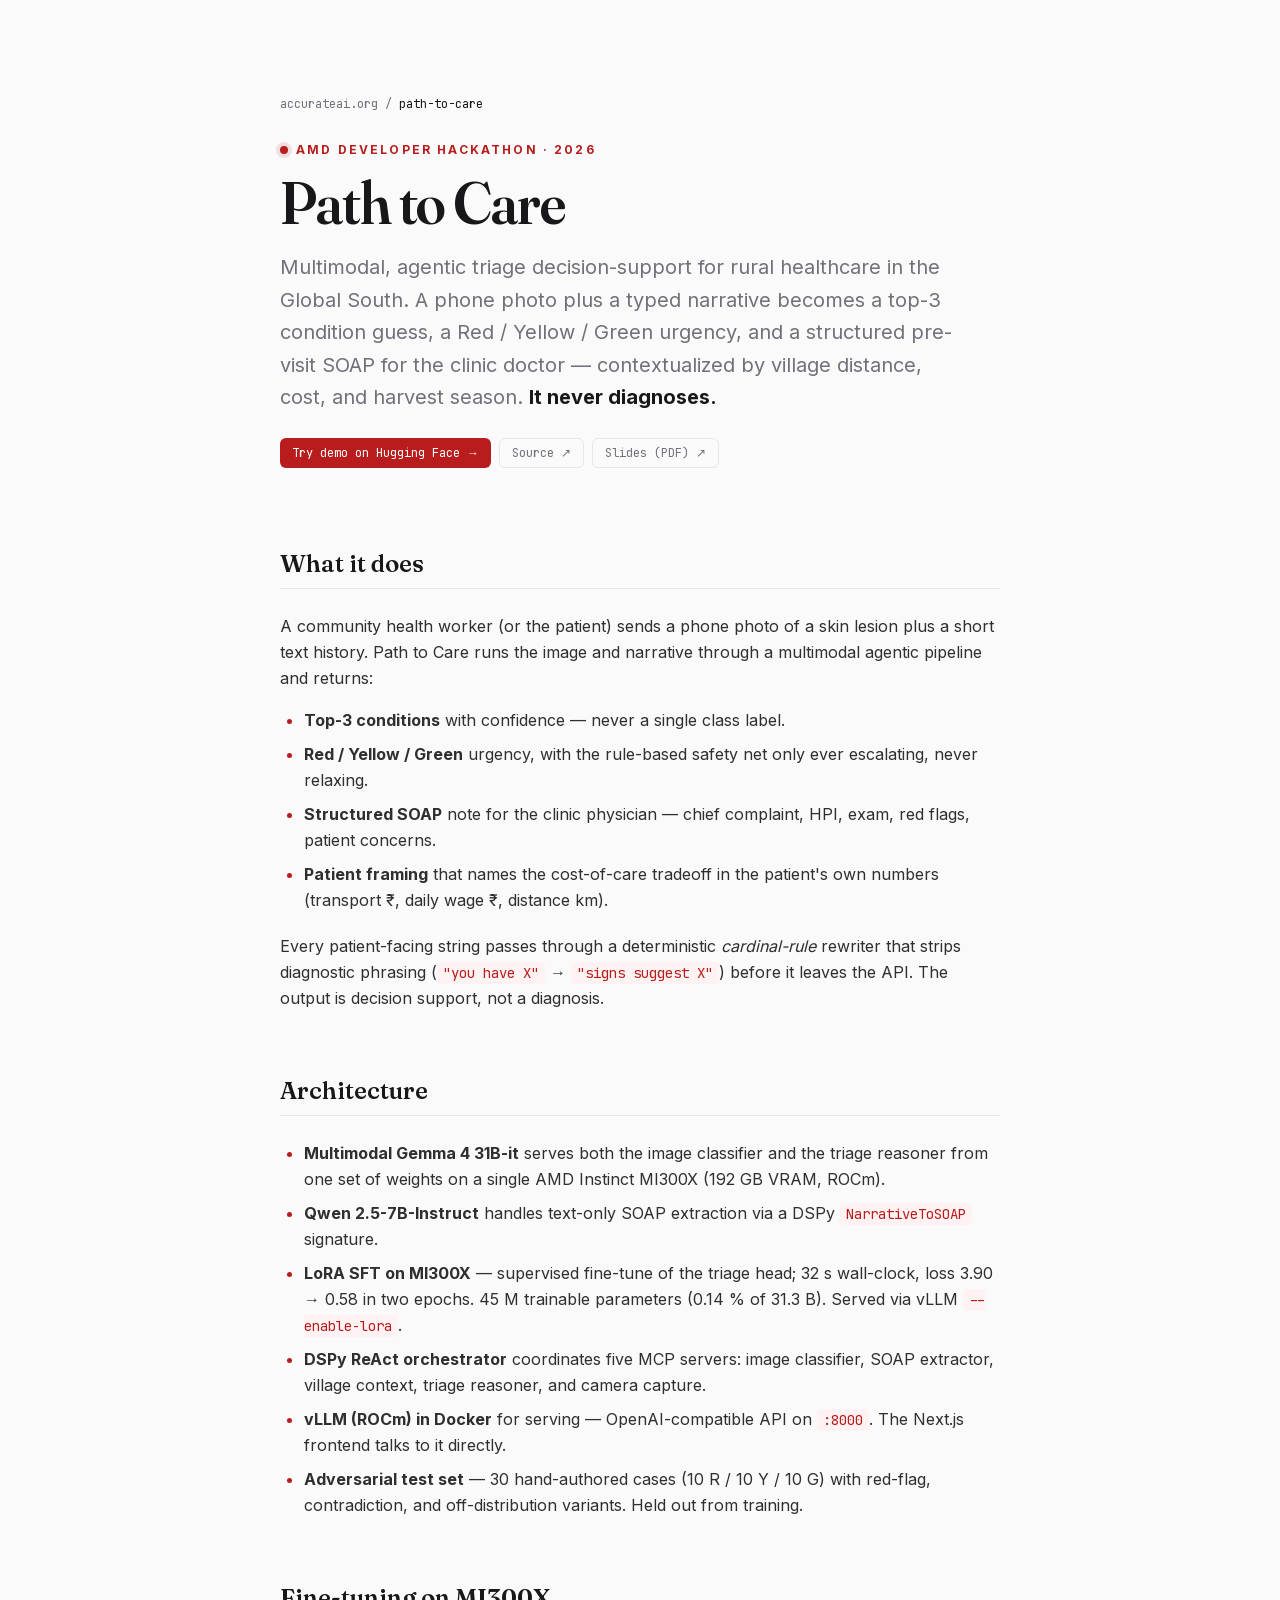
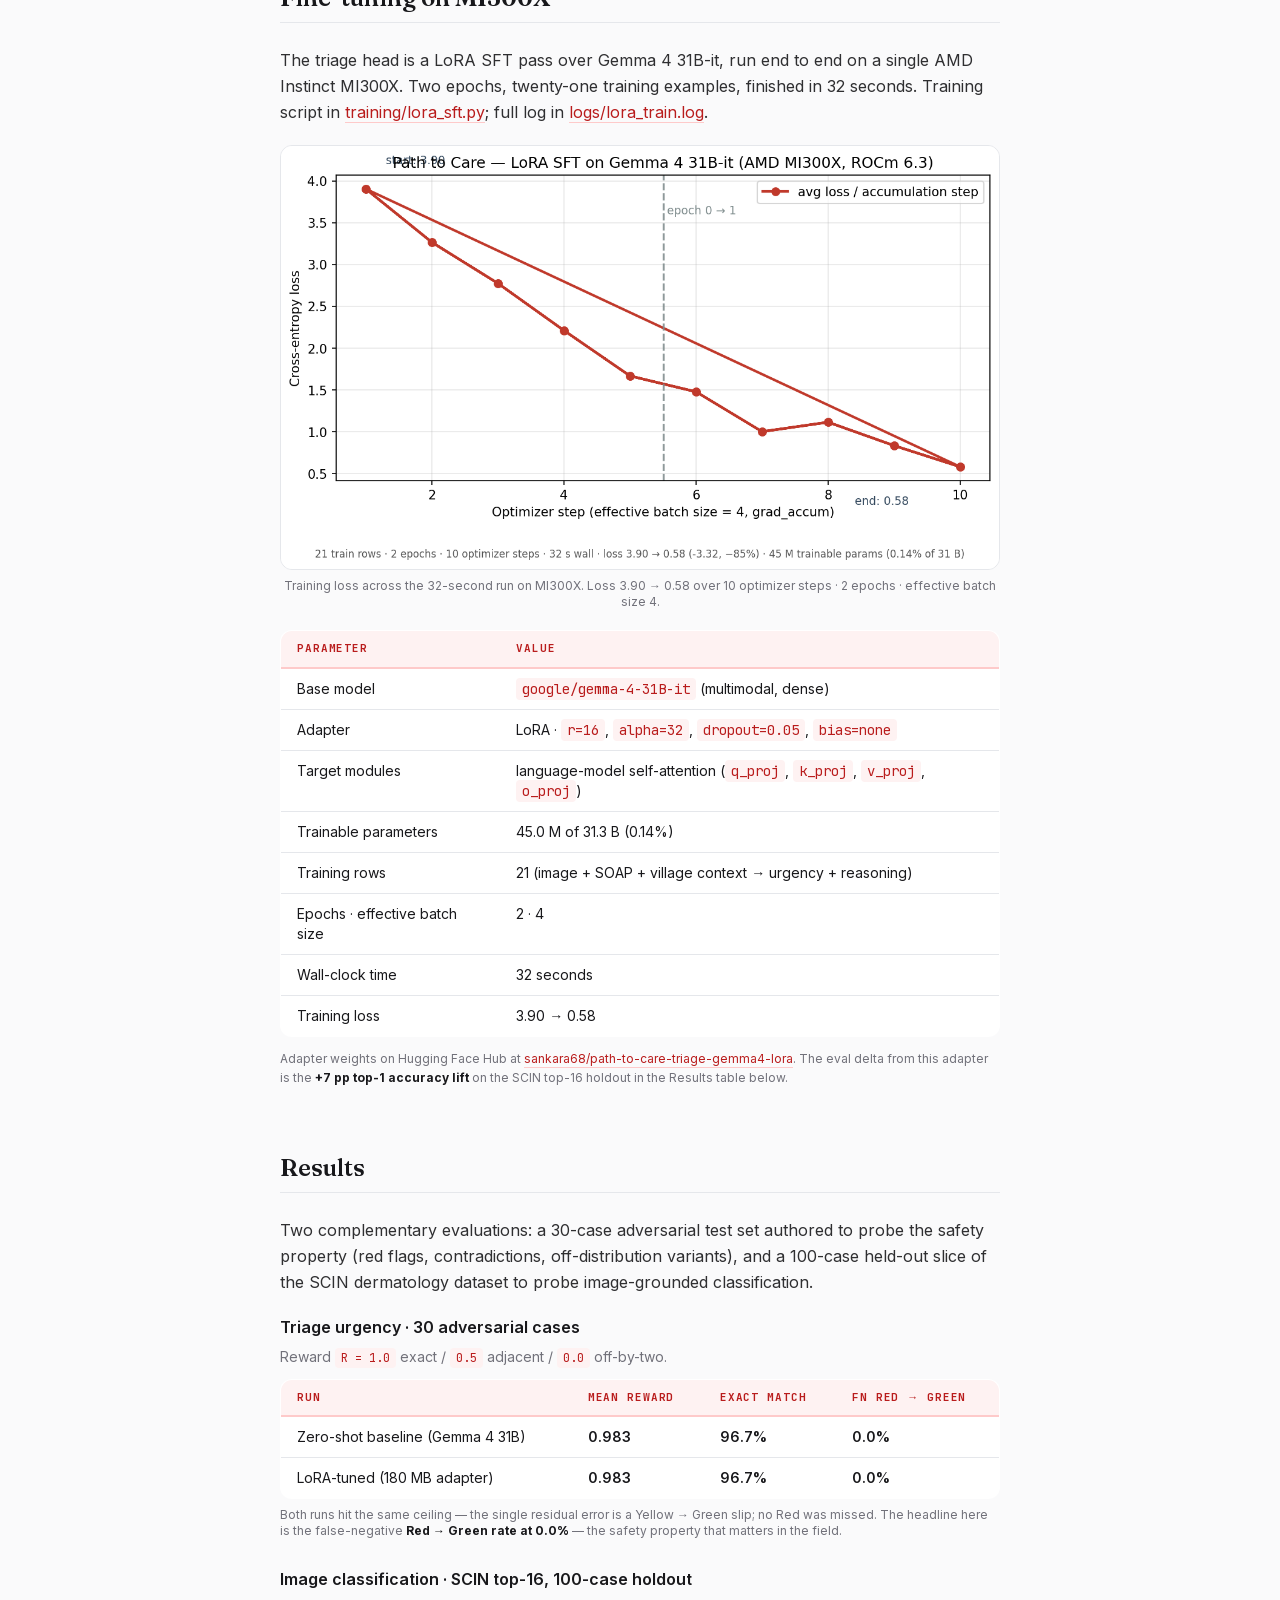
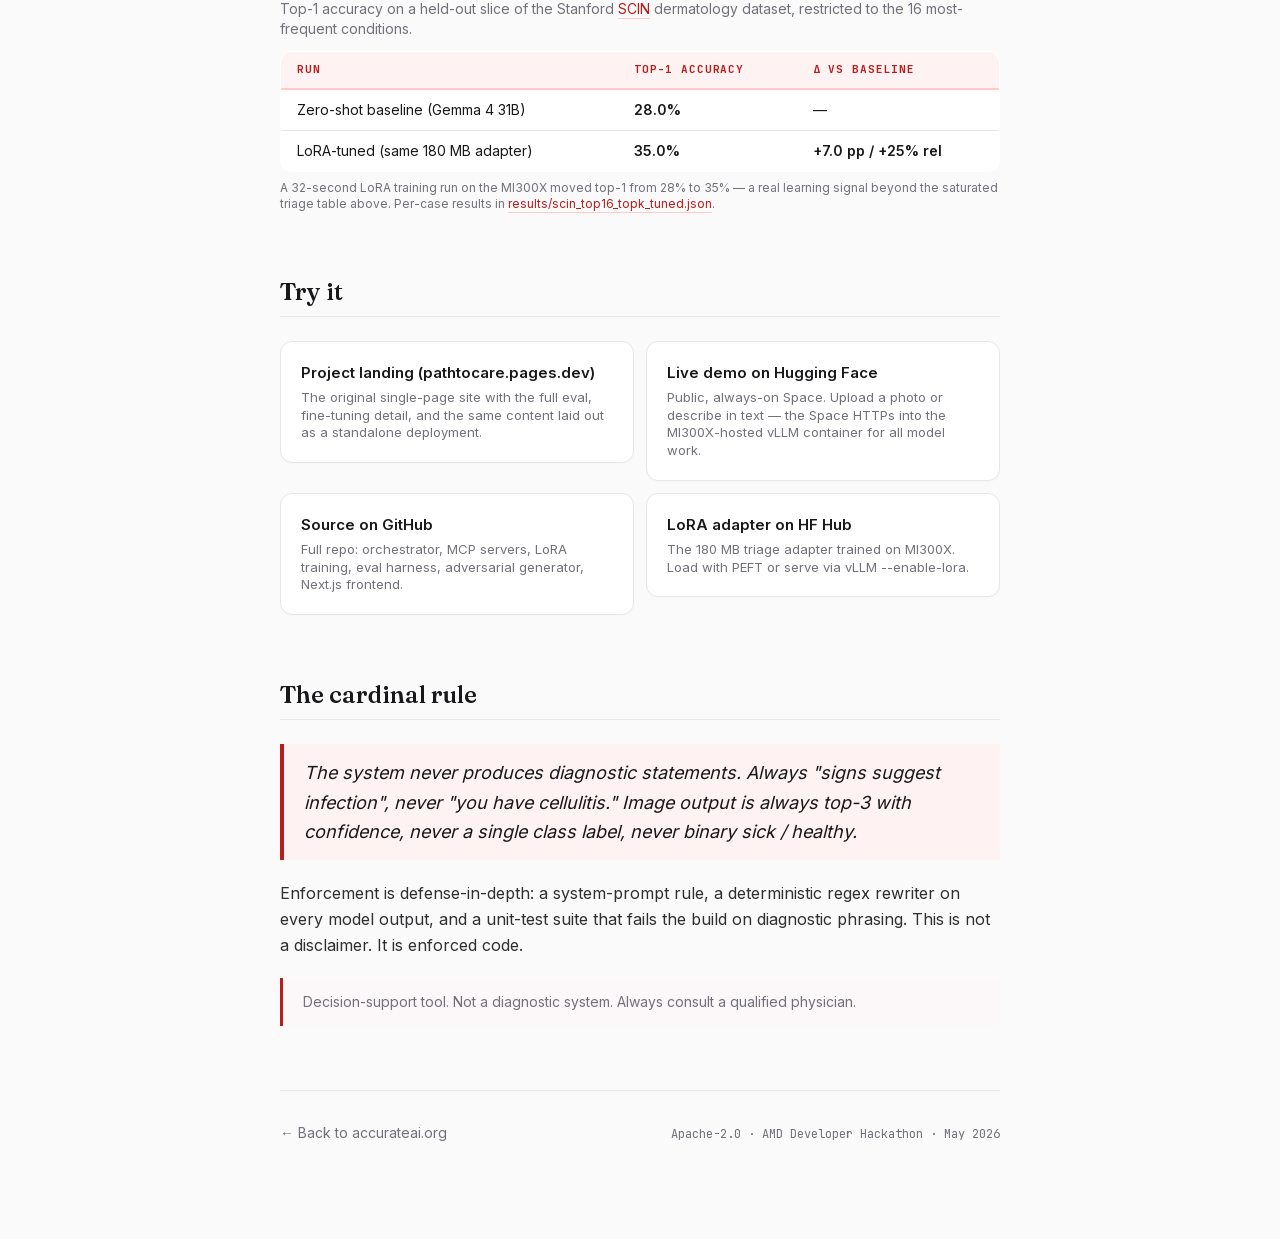
<file: path-to-care.html>
<!DOCTYPE html><html lang="en" class="inter_786c1081-module__J60SBq__variable fraunces_ba156d18-module__ME3RYG__variable jetbrains_mono_dabcb788-module__HiP3tG__variable h-full antialiased"><head><meta charSet="utf-8"/><meta name="viewport" content="width=device-width, initial-scale=1"/><link rel="preload" href="/_next/static/media/54fc36028e2bb174-s.p.0nkps02--w45i.woff2" as="font" crossorigin="" type="font/woff2"/><link rel="preload" href="/_next/static/media/70bc3e132a0a741e-s.p.1409xf.ylxg8g.woff2" as="font" crossorigin="" type="font/woff2"/><link rel="preload" href="/_next/static/media/83afe278b6a6bb3c-s.p.0q-301v4kxxnr.woff2" as="font" crossorigin="" type="font/woff2"/><link rel="stylesheet" href="/_next/static/chunks/0xs6wbiysba3~.css" data-precedence="next"/><link rel="preload" as="script" fetchPriority="low" href="/_next/static/chunks/0yu3k-pmkudgf.js"/><script src="/_next/static/chunks/0nn-x376dffb0.js" async=""></script><script src="/_next/static/chunks/0m_p1bxtorv5i.js" async=""></script><script src="/_next/static/chunks/turbopack-0fxgu20bj.6p5.js" async=""></script><script src="/_next/static/chunks/0mjs9rztbd-jy.js" async=""></script><script src="/_next/static/chunks/0dbhjjzl8qfwv.js" async=""></script><link rel="preload" href="https://static.cloudflareinsights.com/beacon.min.js" as="script"/><meta name="next-size-adjust" content=""/><title>Path to Care · Multimodal triage on AMD MI300X · AccurateAI</title><meta name="description" content="Multimodal, agentic triage decision-support for rural healthcare in the Global South. Phone photo + typed narrative → top-3 conditions, Red/Yellow/Green urgency, structured pre-visit SOAP. Built in 24 hours on a single AMD Instinct MI300X. Never diagnoses."/><link rel="canonical" href="https://accurateai.org/path-to-care"/><meta property="og:title" content="Path to Care"/><meta property="og:description" content="Multimodal triage decision-support on AMD MI300X. Never diagnoses."/><meta property="og:url" content="https://accurateai.org/path-to-care"/><meta property="og:image" content="https://accurateai.org/path-to-care/lora_loss_curve.png"/><meta property="og:image:width" content="1185"/><meta property="og:image:height" content="699"/><meta property="og:image:alt" content="Path to Care LoRA loss curve on MI300X."/><meta property="og:type" content="article"/><meta name="twitter:card" content="summary_large_image"/><meta name="twitter:title" content="AccurateAI"/><meta name="twitter:description" content="Open-source AI for healthcare, governance, and decision-support."/><meta name="twitter:image" content="https://accurateai.org/og.png"/><link rel="icon" href="/favicon.ico?favicon.0x3dzn~oxb6tn.ico" sizes="256x256" type="image/x-icon"/><script src="/_next/static/chunks/03~yq9q893hmn.js" noModule=""></script></head><body class="min-h-full flex flex-col"><div hidden=""><!--$--><!--/$--></div><div class="flex flex-1 justify-center"><main class="w-full max-w-3xl px-6 py-16 sm:py-24"><p class="text-xs font-mono text-[color:var(--muted)] mb-6"><a href="/" class="hover:text-[color:var(--accent)]">accurateai.org</a> / <span class="text-[color:var(--foreground)]">path-to-care</span></p><header class="mb-16 sm:mb-20"><p class="inline-flex items-center gap-2 text-xs font-bold uppercase tracking-[0.18em] text-[color:var(--accent)] mb-4"><span class="inline-block w-2 h-2 rounded-full bg-[color:var(--accent)]" style="box-shadow:0 0 0 4px rgba(185,28,28,0.12)" aria-hidden="true"></span>AMD Developer Hackathon · 2026</p><h1 class="font-[family-name:var(--font-display)] text-5xl sm:text-6xl font-semibold leading-[0.95] tracking-[-0.025em] text-[color:var(--foreground)] mb-5" style="font-variation-settings:&quot;opsz&quot; 144, &quot;SOFT&quot; 30, &quot;WONK&quot; 1">Path to Care</h1><p class="text-lg sm:text-xl text-[color:var(--muted)] max-w-2xl leading-relaxed">Multimodal, agentic triage decision-support for rural healthcare in the Global South. A phone photo plus a typed narrative becomes a top-3 condition guess, a Red / Yellow / Green urgency, and a structured pre-visit SOAP for the clinic doctor — contextualized by village distance, cost, and harvest season.<!-- --> <strong class="text-[color:var(--foreground)]">It never diagnoses.</strong></p><div class="flex flex-wrap gap-2 font-[family-name:var(--font-mono)] text-xs mt-6"><a href="https://huggingface.co/spaces/sankara68/path-to-care" class="inline-flex items-center gap-1.5 px-3 py-1.5 rounded-md bg-[color:var(--accent)] text-white hover:bg-[color:var(--foreground)] transition-colors">Try demo on Hugging Face →</a><a href="https://github.com/SankarSubbayya/path_to_care" class="inline-flex items-center gap-1.5 px-3 py-1.5 rounded-md border border-[color:var(--border)] text-[color:var(--muted)] hover:border-[color:var(--accent)] hover:text-[color:var(--accent)] transition-colors">Source ↗</a><a href="https://pathtocare.pages.dev/slides/path_to_care.pdf" class="inline-flex items-center gap-1.5 px-3 py-1.5 rounded-md border border-[color:var(--border)] text-[color:var(--muted)] hover:border-[color:var(--accent)] hover:text-[color:var(--accent)] transition-colors">Slides (PDF) ↗</a></div></header><section class="mb-16"><h2 class="font-[family-name:var(--font-display)] text-2xl font-semibold text-[color:var(--foreground)] mb-6 pb-2 border-b border-[color:var(--border)]">What it does</h2><p class="text-[color:var(--foreground)]/90 leading-relaxed mb-4">A community health worker (or the patient) sends a phone photo of a skin lesion plus a short text history. Path to Care runs the image and narrative through a multimodal agentic pipeline and returns:</p><ul class="space-y-2 pl-6 mb-5 list-disc marker:text-[color:var(--accent)] text-[color:var(--foreground)]/90 leading-relaxed"><li><strong>Top-3 conditions</strong> with confidence — never a single class label.</li><li><strong>Red / Yellow / Green</strong> urgency, with the rule-based safety net only ever escalating, never relaxing.</li><li><strong>Structured SOAP</strong> note for the clinic physician — chief complaint, HPI, exam, red flags, patient concerns.</li><li><strong>Patient framing</strong> that names the cost-of-care tradeoff in the patient&#x27;s own numbers (transport ₹, daily wage ₹, distance km).</li></ul><p class="text-[color:var(--foreground)]/90 leading-relaxed">Every patient-facing string passes through a deterministic<!-- --> <em>cardinal-rule</em> rewriter that strips diagnostic phrasing (<code class="font-mono text-sm bg-[color:var(--accent-bg)] text-[color:var(--accent)] px-1.5 py-0.5 rounded">&quot;you have X&quot;</code> → <code class="font-mono text-sm bg-[color:var(--accent-bg)] text-[color:var(--accent)] px-1.5 py-0.5 rounded">&quot;signs suggest X&quot;</code>) before it leaves the API. The output is decision support, not a diagnosis.</p></section><section class="mb-16"><h2 class="font-[family-name:var(--font-display)] text-2xl font-semibold text-[color:var(--foreground)] mb-6 pb-2 border-b border-[color:var(--border)]">Architecture</h2><ul class="space-y-2 pl-6 mb-5 list-disc marker:text-[color:var(--accent)] text-[color:var(--foreground)]/90 leading-relaxed"><li><strong>Multimodal Gemma 4 31B-it</strong> serves both the image classifier and the triage reasoner from one set of weights on a single AMD Instinct MI300X (192 GB VRAM, ROCm).</li><li><strong>Qwen 2.5-7B-Instruct</strong> handles text-only SOAP extraction via a DSPy <code class="font-mono text-sm bg-[color:var(--accent-bg)] text-[color:var(--accent)] px-1.5 py-0.5 rounded">NarrativeToSOAP</code> signature.</li><li><strong>LoRA SFT on MI300X</strong> — supervised fine-tune of the triage head; 32 s wall-clock, loss 3.90 → 0.58 in two epochs. 45 M trainable parameters (0.14 % of 31.3 B). Served via vLLM<!-- --> <code class="font-mono text-sm bg-[color:var(--accent-bg)] text-[color:var(--accent)] px-1.5 py-0.5 rounded">--enable-lora</code>.</li><li><strong>DSPy ReAct orchestrator</strong> coordinates five MCP servers: image classifier, SOAP extractor, village context, triage reasoner, and camera capture.</li><li><strong>vLLM (ROCm) in Docker</strong> for serving — OpenAI-compatible API on <code class="font-mono text-sm bg-[color:var(--accent-bg)] text-[color:var(--accent)] px-1.5 py-0.5 rounded">:8000</code>. The Next.js frontend talks to it directly.</li><li><strong>Adversarial test set</strong> — 30 hand-authored cases (10 R / 10 Y / 10 G) with red-flag, contradiction, and off-distribution variants. Held out from training.</li></ul></section><section class="mb-16"><h2 class="font-[family-name:var(--font-display)] text-2xl font-semibold text-[color:var(--foreground)] mb-6 pb-2 border-b border-[color:var(--border)]">Fine-tuning on MI300X</h2><p class="text-[color:var(--foreground)]/90 leading-relaxed mb-4">The triage head is a LoRA SFT pass over Gemma 4 31B-it, run end to end on a single AMD Instinct MI300X. Two epochs, twenty-one training examples, finished in 32 seconds. Training script in<!-- --> <a class="text-[color:var(--accent)] underline decoration-[color:var(--accent-soft)] underline-offset-4" href="https://github.com/SankarSubbayya/path_to_care/blob/main/training/lora_sft.py">training/lora_sft.py</a>; full log in<!-- --> <a class="text-[color:var(--accent)] underline decoration-[color:var(--accent-soft)] underline-offset-4" href="https://github.com/SankarSubbayya/path_to_care/blob/main/logs/lora_train.log">logs/lora_train.log</a>.</p><figure class="my-5"><img src="/path-to-care/lora_loss_curve.png" alt="LoRA SFT loss curve — Path to Care, Gemma 4 31B-it on AMD MI300X. Cross-entropy loss falls from 3.90 at step 1 to 0.58 at step 10 across two epochs, in 32 seconds wall-clock." loading="lazy" class="w-full h-auto block border border-[color:var(--border)] rounded-xl bg-[color:var(--surface)]"/><figcaption class="mt-2 text-xs text-[color:var(--muted)] text-center">Training loss across the 32-second run on MI300X. Loss 3.90 → 0.58 over 10 optimizer steps · 2 epochs · effective batch size 4.</figcaption></figure><table class="w-full border-collapse text-sm bg-[color:var(--surface)] border border-[color:var(--border)] rounded-xl overflow-hidden"><thead><tr><th class="text-left font-mono text-[11px] uppercase tracking-[0.08em] text-[color:var(--accent)] bg-[color:var(--accent-bg)] px-4 py-2.5 border-b-2 border-[color:var(--accent-soft)]">Parameter</th><th class="text-left font-mono text-[11px] uppercase tracking-[0.08em] text-[color:var(--accent)] bg-[color:var(--accent-bg)] px-4 py-2.5 border-b-2 border-[color:var(--accent-soft)]">Value</th></tr></thead><tbody><tr class="border-b border-[color:var(--border)]"><td class="px-4 py-2.5 align-top text-[color:var(--foreground)]">Base model</td><td class="px-4 py-2.5 align-top text-[color:var(--foreground)]"><code class="font-mono text-sm bg-[color:var(--accent-bg)] text-[color:var(--accent)] px-1.5 py-0.5 rounded">google/gemma-4-31B-it</code> (multimodal, dense)</td></tr><tr class="border-b border-[color:var(--border)]"><td class="px-4 py-2.5 align-top text-[color:var(--foreground)]">Adapter</td><td class="px-4 py-2.5 align-top text-[color:var(--foreground)]">LoRA · <code class="font-mono text-sm bg-[color:var(--accent-bg)] text-[color:var(--accent)] px-1.5 py-0.5 rounded">r=16</code>, <code class="font-mono text-sm bg-[color:var(--accent-bg)] text-[color:var(--accent)] px-1.5 py-0.5 rounded">alpha=32</code>, <code class="font-mono text-sm bg-[color:var(--accent-bg)] text-[color:var(--accent)] px-1.5 py-0.5 rounded">dropout=0.05</code>, <code class="font-mono text-sm bg-[color:var(--accent-bg)] text-[color:var(--accent)] px-1.5 py-0.5 rounded">bias=none</code></td></tr><tr class="border-b border-[color:var(--border)]"><td class="px-4 py-2.5 align-top text-[color:var(--foreground)]">Target modules</td><td class="px-4 py-2.5 align-top text-[color:var(--foreground)]">language-model self-attention (<code class="font-mono text-sm bg-[color:var(--accent-bg)] text-[color:var(--accent)] px-1.5 py-0.5 rounded">q_proj</code>, <code class="font-mono text-sm bg-[color:var(--accent-bg)] text-[color:var(--accent)] px-1.5 py-0.5 rounded">k_proj</code>, <code class="font-mono text-sm bg-[color:var(--accent-bg)] text-[color:var(--accent)] px-1.5 py-0.5 rounded">v_proj</code>, <code class="font-mono text-sm bg-[color:var(--accent-bg)] text-[color:var(--accent)] px-1.5 py-0.5 rounded">o_proj</code>)</td></tr><tr class="border-b border-[color:var(--border)]"><td class="px-4 py-2.5 align-top text-[color:var(--foreground)]">Trainable parameters</td><td class="px-4 py-2.5 align-top text-[color:var(--foreground)]">45.0 M of 31.3 B (0.14%)</td></tr><tr class="border-b border-[color:var(--border)]"><td class="px-4 py-2.5 align-top text-[color:var(--foreground)]">Training rows</td><td class="px-4 py-2.5 align-top text-[color:var(--foreground)]">21 (image + SOAP + village context → urgency + reasoning)</td></tr><tr class="border-b border-[color:var(--border)]"><td class="px-4 py-2.5 align-top text-[color:var(--foreground)]">Epochs · effective batch size</td><td class="px-4 py-2.5 align-top text-[color:var(--foreground)]">2 · 4</td></tr><tr class="border-b border-[color:var(--border)]"><td class="px-4 py-2.5 align-top text-[color:var(--foreground)]">Wall-clock time</td><td class="px-4 py-2.5 align-top text-[color:var(--foreground)]">32 seconds</td></tr><tr class=""><td class="px-4 py-2.5 align-top text-[color:var(--foreground)]">Training loss</td><td class="px-4 py-2.5 align-top text-[color:var(--foreground)]">3.90 → 0.58</td></tr></tbody></table><p class="text-xs text-[color:var(--muted)] mt-3 leading-relaxed">Adapter weights on Hugging Face Hub at<!-- --> <a class="text-[color:var(--accent)] underline decoration-[color:var(--accent-soft)] underline-offset-4" href="https://huggingface.co/sankara68/path-to-care-triage-gemma4-lora">sankara68/path-to-care-triage-gemma4-lora</a>. The eval delta from this adapter is the<!-- --> <strong class="text-[color:var(--foreground)]">+7 pp top-1 accuracy lift</strong> on the SCIN top-16 holdout in the Results table below.</p></section><section class="mb-16"><h2 class="font-[family-name:var(--font-display)] text-2xl font-semibold text-[color:var(--foreground)] mb-6 pb-2 border-b border-[color:var(--border)]">Results</h2><p class="text-[color:var(--foreground)]/90 leading-relaxed mb-5">Two complementary evaluations: a 30-case adversarial test set authored to probe the safety property (red flags, contradictions, off-distribution variants), and a 100-case held-out slice of the SCIN dermatology dataset to probe image-grounded classification.</p><h3 class="font-semibold text-base mb-2 text-[color:var(--foreground)]">Triage urgency · 30 adversarial cases</h3><p class="text-sm text-[color:var(--muted)] mb-3">Reward <code class="font-mono text-xs bg-[color:var(--accent-bg)] text-[color:var(--accent)] px-1.5 py-0.5 rounded">R = 1.0</code> exact /<!-- --> <code class="font-mono text-xs bg-[color:var(--accent-bg)] text-[color:var(--accent)] px-1.5 py-0.5 rounded">0.5</code> adjacent /<!-- --> <code class="font-mono text-xs bg-[color:var(--accent-bg)] text-[color:var(--accent)] px-1.5 py-0.5 rounded">0.0</code> off-by-two.</p><table class="w-full border-collapse text-sm bg-[color:var(--surface)] border border-[color:var(--border)] rounded-xl overflow-hidden mb-2"><thead><tr><th class="text-left font-mono text-[11px] uppercase tracking-[0.08em] text-[color:var(--accent)] bg-[color:var(--accent-bg)] px-4 py-2.5 border-b-2 border-[color:var(--accent-soft)]">Run</th><th class="text-left font-mono text-[11px] uppercase tracking-[0.08em] text-[color:var(--accent)] bg-[color:var(--accent-bg)] px-4 py-2.5 border-b-2 border-[color:var(--accent-soft)]">Mean reward</th><th class="text-left font-mono text-[11px] uppercase tracking-[0.08em] text-[color:var(--accent)] bg-[color:var(--accent-bg)] px-4 py-2.5 border-b-2 border-[color:var(--accent-soft)]">Exact match</th><th class="text-left font-mono text-[11px] uppercase tracking-[0.08em] text-[color:var(--accent)] bg-[color:var(--accent-bg)] px-4 py-2.5 border-b-2 border-[color:var(--accent-soft)]">FN Red → Green</th></tr></thead><tbody><tr class="border-b border-[color:var(--border)]"><td class="px-4 py-2.5">Zero-shot baseline (Gemma 4 31B)</td><td class="px-4 py-2.5 font-semibold">0.983</td><td class="px-4 py-2.5 font-semibold">96.7%</td><td class="px-4 py-2.5 font-semibold">0.0%</td></tr><tr><td class="px-4 py-2.5">LoRA-tuned (180 MB adapter)</td><td class="px-4 py-2.5 font-semibold">0.983</td><td class="px-4 py-2.5 font-semibold">96.7%</td><td class="px-4 py-2.5 font-semibold">0.0%</td></tr></tbody></table><p class="text-xs text-[color:var(--muted)] mb-7">Both runs hit the same ceiling — the single residual error is a Yellow → Green slip; no Red was missed. The headline here is the false-negative<!-- --> <strong class="text-[color:var(--foreground)]">Red → Green rate at 0.0%</strong> — the safety property that matters in the field.</p><h3 class="font-semibold text-base mb-2 text-[color:var(--foreground)]">Image classification · SCIN top-16, 100-case holdout</h3><p class="text-sm text-[color:var(--muted)] mb-3">Top-1 accuracy on a held-out slice of the Stanford<!-- --> <a class="text-[color:var(--accent)] underline decoration-[color:var(--accent-soft)] underline-offset-4" href="https://github.com/google-research-datasets/scin">SCIN</a> <!-- -->dermatology dataset, restricted to the 16 most-frequent conditions.</p><table class="w-full border-collapse text-sm bg-[color:var(--surface)] border border-[color:var(--border)] rounded-xl overflow-hidden mb-2"><thead><tr><th class="text-left font-mono text-[11px] uppercase tracking-[0.08em] text-[color:var(--accent)] bg-[color:var(--accent-bg)] px-4 py-2.5 border-b-2 border-[color:var(--accent-soft)]">Run</th><th class="text-left font-mono text-[11px] uppercase tracking-[0.08em] text-[color:var(--accent)] bg-[color:var(--accent-bg)] px-4 py-2.5 border-b-2 border-[color:var(--accent-soft)]">Top-1 accuracy</th><th class="text-left font-mono text-[11px] uppercase tracking-[0.08em] text-[color:var(--accent)] bg-[color:var(--accent-bg)] px-4 py-2.5 border-b-2 border-[color:var(--accent-soft)]">Δ vs baseline</th></tr></thead><tbody><tr class="border-b border-[color:var(--border)]"><td class="px-4 py-2.5">Zero-shot baseline (Gemma 4 31B)</td><td class="px-4 py-2.5 font-semibold">28.0%</td><td class="px-4 py-2.5">—</td></tr><tr><td class="px-4 py-2.5">LoRA-tuned (same 180 MB adapter)</td><td class="px-4 py-2.5 font-semibold">35.0%</td><td class="px-4 py-2.5 font-semibold">+7.0 pp / +25% rel</td></tr></tbody></table><p class="text-xs text-[color:var(--muted)]">A 32-second LoRA training run on the MI300X moved top-1 from 28% to 35% — a real learning signal beyond the saturated triage table above. Per-case results in<!-- --> <a class="text-[color:var(--accent)] underline decoration-[color:var(--accent-soft)] underline-offset-4" href="https://github.com/SankarSubbayya/path_to_care/blob/main/results/scin_top16_topk_tuned.json">results/scin_top16_topk_tuned.json</a>.</p></section><section class="mb-16"><h2 class="font-[family-name:var(--font-display)] text-2xl font-semibold text-[color:var(--foreground)] mb-6 pb-2 border-b border-[color:var(--border)]">Try it</h2><ul class="grid sm:grid-cols-2 gap-3 list-none p-0"><li><a href="https://pathtocare.pages.dev" class="block bg-[color:var(--surface)] border border-[color:var(--border)] rounded-xl p-5 hover:border-[color:var(--accent)] hover:-translate-y-px transition-all" style="box-shadow:0 1px 2px rgba(0,0,0,0.02)"><div class="font-semibold text-[15px] mb-1 text-[color:var(--foreground)]">Project landing (pathtocare.pages.dev)</div><div class="text-[13px] text-[color:var(--muted)] leading-snug">The original single-page site with the full eval, fine-tuning detail, and the same content laid out as a standalone deployment.</div></a></li><li><a href="https://huggingface.co/spaces/sankara68/path-to-care" class="block bg-[color:var(--surface)] border border-[color:var(--border)] rounded-xl p-5 hover:border-[color:var(--accent)] hover:-translate-y-px transition-all" style="box-shadow:0 1px 2px rgba(0,0,0,0.02)"><div class="font-semibold text-[15px] mb-1 text-[color:var(--foreground)]">Live demo on Hugging Face</div><div class="text-[13px] text-[color:var(--muted)] leading-snug">Public, always-on Space. Upload a photo or describe in text — the Space HTTPs into the MI300X-hosted vLLM container for all model work.</div></a></li><li><a href="https://github.com/SankarSubbayya/path_to_care" class="block bg-[color:var(--surface)] border border-[color:var(--border)] rounded-xl p-5 hover:border-[color:var(--accent)] hover:-translate-y-px transition-all" style="box-shadow:0 1px 2px rgba(0,0,0,0.02)"><div class="font-semibold text-[15px] mb-1 text-[color:var(--foreground)]">Source on GitHub</div><div class="text-[13px] text-[color:var(--muted)] leading-snug">Full repo: orchestrator, MCP servers, LoRA training, eval harness, adversarial generator, Next.js frontend.</div></a></li><li><a href="https://huggingface.co/sankara68/path-to-care-triage-gemma4-lora" class="block bg-[color:var(--surface)] border border-[color:var(--border)] rounded-xl p-5 hover:border-[color:var(--accent)] hover:-translate-y-px transition-all" style="box-shadow:0 1px 2px rgba(0,0,0,0.02)"><div class="font-semibold text-[15px] mb-1 text-[color:var(--foreground)]">LoRA adapter on HF Hub</div><div class="text-[13px] text-[color:var(--muted)] leading-snug">The 180 MB triage adapter trained on MI300X. Load with PEFT or serve via vLLM --enable-lora.</div></a></li></ul></section><section class="mb-16"><h2 class="font-[family-name:var(--font-display)] text-2xl font-semibold text-[color:var(--foreground)] mb-6 pb-2 border-b border-[color:var(--border)]">The cardinal rule</h2><blockquote class="border-l-4 border-[color:var(--accent)] bg-[color:var(--accent-bg)] pl-5 pr-4 py-3.5 my-2 text-[color:var(--foreground)] italic text-lg leading-relaxed">The system never produces diagnostic statements. Always<!-- --> <em>&quot;signs suggest infection&quot;</em>, never<!-- --> <em>&quot;you have cellulitis.&quot;</em> Image output is always top-3 with confidence, never a single class label, never binary sick / healthy.</blockquote><p class="text-[color:var(--foreground)]/90 leading-relaxed mt-5">Enforcement is defense-in-depth: a system-prompt rule, a deterministic regex rewriter on every model output, and a unit-test suite that fails the build on diagnostic phrasing. This is not a disclaimer. It is enforced code.</p><div class="mt-5 px-5 py-3.5 bg-[color:var(--accent-bg)]/40 border-l-[3px] border-[color:var(--accent)] rounded-r-md text-sm text-[color:var(--muted)]">Decision-support tool. Not a diagnostic system. Always consult a qualified physician.</div></section><footer class="pt-8 border-t border-[color:var(--border)] flex flex-wrap justify-between items-baseline gap-3 text-sm text-[color:var(--muted)]"><span><a href="/" class="hover:text-[color:var(--accent)]">← Back to accurateai.org</a></span><span class="font-mono text-xs">Apache-2.0 · AMD Developer Hackathon · May 2026</span></footer></main></div><!--$--><!--/$--><script src="/_next/static/chunks/0yu3k-pmkudgf.js" id="_R_" async=""></script><script>(self.__next_f=self.__next_f||[]).push([0])</script><script>self.__next_f.push([1,"1:\"$Sreact.fragment\"\n2:I[39756,[\"/_next/static/chunks/0mjs9rztbd-jy.js\",\"/_next/static/chunks/0dbhjjzl8qfwv.js\"],\"default\"]\n3:I[37457,[\"/_next/static/chunks/0mjs9rztbd-jy.js\",\"/_next/static/chunks/0dbhjjzl8qfwv.js\"],\"default\"]\n4:I[79520,[\"/_next/static/chunks/0mjs9rztbd-jy.js\",\"/_next/static/chunks/0dbhjjzl8qfwv.js\"],\"\"]\n12:I[68027,[\"/_next/static/chunks/0mjs9rztbd-jy.js\",\"/_next/static/chunks/0dbhjjzl8qfwv.js\"],\"default\",1]\n:HL[\"/_next/static/chunks/0xs6wbiysba3~.css\",\"style\"]\n:HL[\"/_next/static/media/54fc36028e2bb174-s.p.0nkps02--w45i.woff2\",\"font\",{\"crossOrigin\":\"\",\"type\":\"font/woff2\"}]\n:HL[\"/_next/static/media/70bc3e132a0a741e-s.p.1409xf.ylxg8g.woff2\",\"font\",{\"crossOrigin\":\"\",\"type\":\"font/woff2\"}]\n:HL[\"/_next/static/media/83afe278b6a6bb3c-s.p.0q-301v4kxxnr.woff2\",\"font\",{\"crossOrigin\":\"\",\"type\":\"font/woff2\"}]\n"])</script><script>self.__next_f.push([1,"0:{\"P\":null,\"c\":[\"\",\"path-to-care\"],\"q\":\"\",\"i\":false,\"f\":[[[\"\",{\"children\":[\"path-to-care\",{\"children\":[\"__PAGE__\",{}]}]},\"$undefined\",\"$undefined\",16],[[\"$\",\"$1\",\"c\",{\"children\":[[[\"$\",\"link\",\"0\",{\"rel\":\"stylesheet\",\"href\":\"/_next/static/chunks/0xs6wbiysba3~.css\",\"precedence\":\"next\",\"crossOrigin\":\"$undefined\",\"nonce\":\"$undefined\"}],[\"$\",\"script\",\"script-0\",{\"src\":\"/_next/static/chunks/0mjs9rztbd-jy.js\",\"async\":true,\"nonce\":\"$undefined\"}],[\"$\",\"script\",\"script-1\",{\"src\":\"/_next/static/chunks/0dbhjjzl8qfwv.js\",\"async\":true,\"nonce\":\"$undefined\"}]],[\"$\",\"html\",null,{\"lang\":\"en\",\"className\":\"inter_786c1081-module__J60SBq__variable fraunces_ba156d18-module__ME3RYG__variable jetbrains_mono_dabcb788-module__HiP3tG__variable h-full antialiased\",\"children\":[\"$\",\"body\",null,{\"className\":\"min-h-full flex flex-col\",\"children\":[[\"$\",\"$L2\",null,{\"parallelRouterKey\":\"children\",\"error\":\"$undefined\",\"errorStyles\":\"$undefined\",\"errorScripts\":\"$undefined\",\"template\":[\"$\",\"$L3\",null,{}],\"templateStyles\":\"$undefined\",\"templateScripts\":\"$undefined\",\"notFound\":[[[\"$\",\"title\",null,{\"children\":\"404: This page could not be found.\"}],[\"$\",\"div\",null,{\"style\":{\"fontFamily\":\"system-ui,\\\"Segoe UI\\\",Roboto,Helvetica,Arial,sans-serif,\\\"Apple Color Emoji\\\",\\\"Segoe UI Emoji\\\"\",\"height\":\"100vh\",\"textAlign\":\"center\",\"display\":\"flex\",\"flexDirection\":\"column\",\"alignItems\":\"center\",\"justifyContent\":\"center\"},\"children\":[\"$\",\"div\",null,{\"children\":[[\"$\",\"style\",null,{\"dangerouslySetInnerHTML\":{\"__html\":\"body{color:#000;background:#fff;margin:0}.next-error-h1{border-right:1px solid rgba(0,0,0,.3)}@media (prefers-color-scheme:dark){body{color:#fff;background:#000}.next-error-h1{border-right:1px solid rgba(255,255,255,.3)}}\"}}],[\"$\",\"h1\",null,{\"className\":\"next-error-h1\",\"style\":{\"display\":\"inline-block\",\"margin\":\"0 20px 0 0\",\"padding\":\"0 23px 0 0\",\"fontSize\":24,\"fontWeight\":500,\"verticalAlign\":\"top\",\"lineHeight\":\"49px\"},\"children\":404}],[\"$\",\"div\",null,{\"style\":{\"display\":\"inline-block\"},\"children\":[\"$\",\"h2\",null,{\"style\":{\"fontSize\":14,\"fontWeight\":400,\"lineHeight\":\"49px\",\"margin\":0},\"children\":\"This page could not be found.\"}]}]]}]}]],[]],\"forbidden\":\"$undefined\",\"unauthorized\":\"$undefined\"}],[\"$\",\"$L4\",null,{\"src\":\"https://static.cloudflareinsights.com/beacon.min.js\",\"data-cf-beacon\":\"{\\\"token\\\": \\\"1ef50c283b5045f9964ece368f3257bf\\\"}\",\"strategy\":\"afterInteractive\"}]]}]}]]}],{\"children\":[[\"$\",\"$1\",\"c\",{\"children\":[null,[\"$\",\"$L2\",null,{\"parallelRouterKey\":\"children\",\"error\":\"$undefined\",\"errorStyles\":\"$undefined\",\"errorScripts\":\"$undefined\",\"template\":[\"$\",\"$L3\",null,{}],\"templateStyles\":\"$undefined\",\"templateScripts\":\"$undefined\",\"notFound\":\"$undefined\",\"forbidden\":\"$undefined\",\"unauthorized\":\"$undefined\"}]]}],{\"children\":[[\"$\",\"$1\",\"c\",{\"children\":[[\"$\",\"div\",null,{\"className\":\"flex flex-1 justify-center\",\"children\":[\"$\",\"main\",null,{\"className\":\"w-full max-w-3xl px-6 py-16 sm:py-24\",\"children\":[[\"$\",\"p\",null,{\"className\":\"text-xs font-mono text-[color:var(--muted)] mb-6\",\"children\":[[\"$\",\"a\",null,{\"href\":\"/\",\"className\":\"hover:text-[color:var(--accent)]\",\"children\":\"accurateai.org\"}],\" / \",[\"$\",\"span\",null,{\"className\":\"text-[color:var(--foreground)]\",\"children\":\"path-to-care\"}]]}],[\"$\",\"header\",null,{\"className\":\"mb-16 sm:mb-20\",\"children\":[[\"$\",\"p\",null,{\"className\":\"inline-flex items-center gap-2 text-xs font-bold uppercase tracking-[0.18em] text-[color:var(--accent)] mb-4\",\"children\":[[\"$\",\"span\",null,{\"className\":\"inline-block w-2 h-2 rounded-full bg-[color:var(--accent)]\",\"style\":{\"boxShadow\":\"0 0 0 4px rgba(185,28,28,0.12)\"},\"aria-hidden\":true}],\"AMD Developer Hackathon · 2026\"]}],[\"$\",\"h1\",null,{\"className\":\"font-[family-name:var(--font-display)] text-5xl sm:text-6xl font-semibold leading-[0.95] tracking-[-0.025em] text-[color:var(--foreground)] mb-5\",\"style\":{\"fontVariationSettings\":\"\\\"opsz\\\" 144, \\\"SOFT\\\" 30, \\\"WONK\\\" 1\"},\"children\":\"Path to Care\"}],[\"$\",\"p\",null,{\"className\":\"text-lg sm:text-xl text-[color:var(--muted)] max-w-2xl leading-relaxed\",\"children\":[\"Multimodal, agentic triage decision-support for rural healthcare in the Global South. A phone photo plus a typed narrative becomes a top-3 condition guess, a Red / Yellow / Green urgency, and a structured pre-visit SOAP for the clinic doctor — contextualized by village distance, cost, and harvest season.\",\" \",[\"$\",\"strong\",null,{\"className\":\"text-[color:var(--foreground)]\",\"children\":\"It never diagnoses.\"}]]}],[\"$\",\"div\",null,{\"className\":\"flex flex-wrap gap-2 font-[family-name:var(--font-mono)] text-xs mt-6\",\"children\":[\"$L5\",\"$L6\",\"$L7\"]}]]}],\"$L8\",\"$L9\",\"$La\",\"$Lb\",\"$Lc\",\"$Ld\",\"$Le\"]}]}],null,\"$Lf\"]}],{},null,false,null]},null,false,\"$@10\"]},null,false,null],\"$L11\",false]],\"m\":\"$undefined\",\"G\":[\"$12\",[\"$L13\"]],\"S\":true,\"h\":null,\"s\":\"$undefined\",\"l\":\"$undefined\",\"p\":\"$undefined\",\"d\":\"$undefined\",\"b\":\"0ZtcX831cyXKW98P27tla\"}\n"])</script><script>self.__next_f.push([1,"1e:I[97367,[\"/_next/static/chunks/0mjs9rztbd-jy.js\",\"/_next/static/chunks/0dbhjjzl8qfwv.js\"],\"OutletBoundary\"]\n1f:\"$Sreact.suspense\"\n22:I[97367,[\"/_next/static/chunks/0mjs9rztbd-jy.js\",\"/_next/static/chunks/0dbhjjzl8qfwv.js\"],\"ViewportBoundary\"]\n24:I[97367,[\"/_next/static/chunks/0mjs9rztbd-jy.js\",\"/_next/static/chunks/0dbhjjzl8qfwv.js\"],\"MetadataBoundary\"]\n5:[\"$\",\"a\",null,{\"href\":\"https://huggingface.co/spaces/sankara68/path-to-care\",\"className\":\"inline-flex items-center gap-1.5 px-3 py-1.5 rounded-md bg-[color:var(--accent)] text-white hover:bg-[color:var(--foreground)] transition-colors\",\"children\":\"Try demo on Hugging Face →\"}]\n6:[\"$\",\"a\",null,{\"href\":\"https://github.com/SankarSubbayya/path_to_care\",\"className\":\"inline-flex items-center gap-1.5 px-3 py-1.5 rounded-md border border-[color:var(--border)] text-[color:var(--muted)] hover:border-[color:var(--accent)] hover:text-[color:var(--accent)] transition-colors\",\"children\":\"Source ↗\"}]\n7:[\"$\",\"a\",null,{\"href\":\"https://pathtocare.pages.dev/slides/path_to_care.pdf\",\"className\":\"inline-flex items-center gap-1.5 px-3 py-1.5 rounded-md border border-[color:var(--border)] text-[color:var(--muted)] hover:border-[color:var(--accent)] hover:text-[color:var(--accent)] transition-colors\",\"children\":\"Slides (PDF) ↗\"}]\n"])</script><script>self.__next_f.push([1,"8:[\"$\",\"section\",null,{\"className\":\"mb-16\",\"children\":[[\"$\",\"h2\",null,{\"className\":\"font-[family-name:var(--font-display)] text-2xl font-semibold text-[color:var(--foreground)] mb-6 pb-2 border-b border-[color:var(--border)]\",\"children\":\"What it does\"}],[\"$\",\"p\",null,{\"className\":\"text-[color:var(--foreground)]/90 leading-relaxed mb-4\",\"children\":\"A community health worker (or the patient) sends a phone photo of a skin lesion plus a short text history. Path to Care runs the image and narrative through a multimodal agentic pipeline and returns:\"}],[\"$\",\"ul\",null,{\"className\":\"space-y-2 pl-6 mb-5 list-disc marker:text-[color:var(--accent)] text-[color:var(--foreground)]/90 leading-relaxed\",\"children\":[[\"$\",\"li\",null,{\"children\":[[\"$\",\"strong\",null,{\"children\":\"Top-3 conditions\"}],\" with confidence — never a single class label.\"]}],[\"$\",\"li\",null,{\"children\":[[\"$\",\"strong\",null,{\"children\":\"Red / Yellow / Green\"}],\" urgency, with the rule-based safety net only ever escalating, never relaxing.\"]}],[\"$\",\"li\",null,{\"children\":[[\"$\",\"strong\",null,{\"children\":\"Structured SOAP\"}],\" note for the clinic physician — chief complaint, HPI, exam, red flags, patient concerns.\"]}],[\"$\",\"li\",null,{\"children\":[[\"$\",\"strong\",null,{\"children\":\"Patient framing\"}],\" that names the cost-of-care tradeoff in the patient's own numbers (transport ₹, daily wage ₹, distance km).\"]}]]}],[\"$\",\"p\",null,{\"className\":\"text-[color:var(--foreground)]/90 leading-relaxed\",\"children\":[\"Every patient-facing string passes through a deterministic\",\" \",[\"$\",\"em\",null,{\"children\":\"cardinal-rule\"}],\" rewriter that strips diagnostic phrasing (\",[\"$\",\"code\",null,{\"className\":\"font-mono text-sm bg-[color:var(--accent-bg)] text-[color:var(--accent)] px-1.5 py-0.5 rounded\",\"children\":\"\\\"you have X\\\"\"}],\" → \",[\"$\",\"code\",null,{\"className\":\"font-mono text-sm bg-[color:var(--accent-bg)] text-[color:var(--accent)] px-1.5 py-0.5 rounded\",\"children\":\"\\\"signs suggest X\\\"\"}],\") before it leaves the API. The output is decision support, not a diagnosis.\"]}]]}]\n"])</script><script>self.__next_f.push([1,"9:[\"$\",\"section\",null,{\"className\":\"mb-16\",\"children\":[[\"$\",\"h2\",null,{\"className\":\"font-[family-name:var(--font-display)] text-2xl font-semibold text-[color:var(--foreground)] mb-6 pb-2 border-b border-[color:var(--border)]\",\"children\":\"Architecture\"}],[\"$\",\"ul\",null,{\"className\":\"space-y-2 pl-6 mb-5 list-disc marker:text-[color:var(--accent)] text-[color:var(--foreground)]/90 leading-relaxed\",\"children\":[[\"$\",\"li\",null,{\"children\":[[\"$\",\"strong\",null,{\"children\":\"Multimodal Gemma 4 31B-it\"}],\" serves both the image classifier and the triage reasoner from one set of weights on a single AMD Instinct MI300X (192 GB VRAM, ROCm).\"]}],[\"$\",\"li\",null,{\"children\":[[\"$\",\"strong\",null,{\"children\":\"Qwen 2.5-7B-Instruct\"}],\" handles text-only SOAP extraction via a DSPy \",[\"$\",\"code\",null,{\"className\":\"font-mono text-sm bg-[color:var(--accent-bg)] text-[color:var(--accent)] px-1.5 py-0.5 rounded\",\"children\":\"NarrativeToSOAP\"}],\" signature.\"]}],[\"$\",\"li\",null,{\"children\":[[\"$\",\"strong\",null,{\"children\":\"LoRA SFT on MI300X\"}],\" — supervised fine-tune of the triage head; 32 s wall-clock, loss 3.90 → 0.58 in two epochs. 45 M trainable parameters (0.14 % of 31.3 B). Served via vLLM\",\" \",[\"$\",\"code\",null,{\"className\":\"font-mono text-sm bg-[color:var(--accent-bg)] text-[color:var(--accent)] px-1.5 py-0.5 rounded\",\"children\":\"--enable-lora\"}],\".\"]}],[\"$\",\"li\",null,{\"children\":[[\"$\",\"strong\",null,{\"children\":\"DSPy ReAct orchestrator\"}],\" coordinates five MCP servers: image classifier, SOAP extractor, village context, triage reasoner, and camera capture.\"]}],[\"$\",\"li\",null,{\"children\":[[\"$\",\"strong\",null,{\"children\":\"vLLM (ROCm) in Docker\"}],\" for serving — OpenAI-compatible API on \",[\"$\",\"code\",null,{\"className\":\"font-mono text-sm bg-[color:var(--accent-bg)] text-[color:var(--accent)] px-1.5 py-0.5 rounded\",\"children\":\":8000\"}],\". The Next.js frontend talks to it directly.\"]}],[\"$\",\"li\",null,{\"children\":[[\"$\",\"strong\",null,{\"children\":\"Adversarial test set\"}],\" — 30 hand-authored cases (10 R / 10 Y / 10 G) with red-flag, contradiction, and off-distribution variants. Held out from training.\"]}]]}]]}]\n"])</script><script>self.__next_f.push([1,"a:[\"$\",\"section\",null,{\"className\":\"mb-16\",\"children\":[[\"$\",\"h2\",null,{\"className\":\"font-[family-name:var(--font-display)] text-2xl font-semibold text-[color:var(--foreground)] mb-6 pb-2 border-b border-[color:var(--border)]\",\"children\":\"Fine-tuning on MI300X\"}],[\"$\",\"p\",null,{\"className\":\"text-[color:var(--foreground)]/90 leading-relaxed mb-4\",\"children\":[\"The triage head is a LoRA SFT pass over Gemma 4 31B-it, run end to end on a single AMD Instinct MI300X. Two epochs, twenty-one training examples, finished in 32 seconds. Training script in\",\" \",[\"$\",\"a\",null,{\"className\":\"text-[color:var(--accent)] underline decoration-[color:var(--accent-soft)] underline-offset-4\",\"href\":\"https://github.com/SankarSubbayya/path_to_care/blob/main/training/lora_sft.py\",\"children\":\"training/lora_sft.py\"}],\"; full log in\",\" \",[\"$\",\"a\",null,{\"className\":\"text-[color:var(--accent)] underline decoration-[color:var(--accent-soft)] underline-offset-4\",\"href\":\"https://github.com/SankarSubbayya/path_to_care/blob/main/logs/lora_train.log\",\"children\":\"logs/lora_train.log\"}],\".\"]}],[\"$\",\"figure\",null,{\"className\":\"my-5\",\"children\":[[\"$\",\"img\",null,{\"src\":\"/path-to-care/lora_loss_curve.png\",\"alt\":\"LoRA SFT loss curve — Path to Care, Gemma 4 31B-it on AMD MI300X. Cross-entropy loss falls from 3.90 at step 1 to 0.58 at step 10 across two epochs, in 32 seconds wall-clock.\",\"loading\":\"lazy\",\"className\":\"w-full h-auto block border border-[color:var(--border)] rounded-xl bg-[color:var(--surface)]\"}],[\"$\",\"figcaption\",null,{\"className\":\"mt-2 text-xs text-[color:var(--muted)] text-center\",\"children\":\"Training loss across the 32-second run on MI300X. Loss 3.90 → 0.58 over 10 optimizer steps · 2 epochs · effective batch size 4.\"}]]}],[\"$\",\"table\",null,{\"className\":\"w-full border-collapse text-sm bg-[color:var(--surface)] border border-[color:var(--border)] rounded-xl overflow-hidden\",\"children\":[[\"$\",\"thead\",null,{\"children\":[\"$\",\"tr\",null,{\"children\":[[\"$\",\"th\",null,{\"className\":\"text-left font-mono text-[11px] uppercase tracking-[0.08em] text-[color:var(--accent)] bg-[color:var(--accent-bg)] px-4 py-2.5 border-b-2 border-[color:var(--accent-soft)]\",\"children\":\"Parameter\"}],[\"$\",\"th\",null,{\"className\":\"text-left font-mono text-[11px] uppercase tracking-[0.08em] text-[color:var(--accent)] bg-[color:var(--accent-bg)] px-4 py-2.5 border-b-2 border-[color:var(--accent-soft)]\",\"children\":\"Value\"}]]}]}],[\"$\",\"tbody\",null,{\"children\":[[\"$\",\"tr\",\"Base model\",{\"className\":\"border-b border-[color:var(--border)]\",\"children\":[[\"$\",\"td\",null,{\"className\":\"px-4 py-2.5 align-top text-[color:var(--foreground)]\",\"children\":\"Base model\"}],[\"$\",\"td\",null,{\"className\":\"px-4 py-2.5 align-top text-[color:var(--foreground)]\",\"children\":[[\"$\",\"code\",null,{\"className\":\"font-mono text-sm bg-[color:var(--accent-bg)] text-[color:var(--accent)] px-1.5 py-0.5 rounded\",\"children\":\"google/gemma-4-31B-it\"}],\" (multimodal, dense)\"]}]]}],[\"$\",\"tr\",\"Adapter\",{\"className\":\"border-b border-[color:var(--border)]\",\"children\":[[\"$\",\"td\",null,{\"className\":\"px-4 py-2.5 align-top text-[color:var(--foreground)]\",\"children\":\"Adapter\"}],[\"$\",\"td\",null,{\"className\":\"px-4 py-2.5 align-top text-[color:var(--foreground)]\",\"children\":[\"LoRA · \",[\"$\",\"code\",null,{\"className\":\"font-mono text-sm bg-[color:var(--accent-bg)] text-[color:var(--accent)] px-1.5 py-0.5 rounded\",\"children\":\"r=16\"}],\", \",[\"$\",\"code\",null,{\"className\":\"font-mono text-sm bg-[color:var(--accent-bg)] text-[color:var(--accent)] px-1.5 py-0.5 rounded\",\"children\":\"alpha=32\"}],\", \",[\"$\",\"code\",null,{\"className\":\"font-mono text-sm bg-[color:var(--accent-bg)] text-[color:var(--accent)] px-1.5 py-0.5 rounded\",\"children\":\"dropout=0.05\"}],\", \",[\"$\",\"code\",null,{\"className\":\"font-mono text-sm bg-[color:var(--accent-bg)] text-[color:var(--accent)] px-1.5 py-0.5 rounded\",\"children\":\"bias=none\"}]]}]]}],\"$L14\",\"$L15\",\"$L16\",\"$L17\",\"$L18\",\"$L19\"]}]]}],\"$L1a\"]}]\n"])</script><script>self.__next_f.push([1,"b:[\"$\",\"section\",null,{\"className\":\"mb-16\",\"children\":[[\"$\",\"h2\",null,{\"className\":\"font-[family-name:var(--font-display)] text-2xl font-semibold text-[color:var(--foreground)] mb-6 pb-2 border-b border-[color:var(--border)]\",\"children\":\"Results\"}],[\"$\",\"p\",null,{\"className\":\"text-[color:var(--foreground)]/90 leading-relaxed mb-5\",\"children\":\"Two complementary evaluations: a 30-case adversarial test set authored to probe the safety property (red flags, contradictions, off-distribution variants), and a 100-case held-out slice of the SCIN dermatology dataset to probe image-grounded classification.\"}],[\"$\",\"h3\",null,{\"className\":\"font-semibold text-base mb-2 text-[color:var(--foreground)]\",\"children\":\"Triage urgency · 30 adversarial cases\"}],[\"$\",\"p\",null,{\"className\":\"text-sm text-[color:var(--muted)] mb-3\",\"children\":[\"Reward \",[\"$\",\"code\",null,{\"className\":\"font-mono text-xs bg-[color:var(--accent-bg)] text-[color:var(--accent)] px-1.5 py-0.5 rounded\",\"children\":\"R = 1.0\"}],\" exact /\",\" \",[\"$\",\"code\",null,{\"className\":\"font-mono text-xs bg-[color:var(--accent-bg)] text-[color:var(--accent)] px-1.5 py-0.5 rounded\",\"children\":\"0.5\"}],\" adjacent /\",\" \",[\"$\",\"code\",null,{\"className\":\"font-mono text-xs bg-[color:var(--accent-bg)] text-[color:var(--accent)] px-1.5 py-0.5 rounded\",\"children\":\"0.0\"}],\" off-by-two.\"]}],[\"$\",\"table\",null,{\"className\":\"w-full border-collapse text-sm bg-[color:var(--surface)] border border-[color:var(--border)] rounded-xl overflow-hidden mb-2\",\"children\":[[\"$\",\"thead\",null,{\"children\":[\"$\",\"tr\",null,{\"children\":[[\"$\",\"th\",null,{\"className\":\"text-left font-mono text-[11px] uppercase tracking-[0.08em] text-[color:var(--accent)] bg-[color:var(--accent-bg)] px-4 py-2.5 border-b-2 border-[color:var(--accent-soft)]\",\"children\":\"Run\"}],[\"$\",\"th\",null,{\"className\":\"text-left font-mono text-[11px] uppercase tracking-[0.08em] text-[color:var(--accent)] bg-[color:var(--accent-bg)] px-4 py-2.5 border-b-2 border-[color:var(--accent-soft)]\",\"children\":\"Mean reward\"}],[\"$\",\"th\",null,{\"className\":\"text-left font-mono text-[11px] uppercase tracking-[0.08em] text-[color:var(--accent)] bg-[color:var(--accent-bg)] px-4 py-2.5 border-b-2 border-[color:var(--accent-soft)]\",\"children\":\"Exact match\"}],[\"$\",\"th\",null,{\"className\":\"text-left font-mono text-[11px] uppercase tracking-[0.08em] text-[color:var(--accent)] bg-[color:var(--accent-bg)] px-4 py-2.5 border-b-2 border-[color:var(--accent-soft)]\",\"children\":\"FN Red → Green\"}]]}]}],[\"$\",\"tbody\",null,{\"children\":[[\"$\",\"tr\",null,{\"className\":\"border-b border-[color:var(--border)]\",\"children\":[[\"$\",\"td\",null,{\"className\":\"px-4 py-2.5\",\"children\":\"Zero-shot baseline (Gemma 4 31B)\"}],[\"$\",\"td\",null,{\"className\":\"px-4 py-2.5 font-semibold\",\"children\":\"0.983\"}],[\"$\",\"td\",null,{\"className\":\"px-4 py-2.5 font-semibold\",\"children\":\"96.7%\"}],[\"$\",\"td\",null,{\"className\":\"px-4 py-2.5 font-semibold\",\"children\":\"0.0%\"}]]}],[\"$\",\"tr\",null,{\"children\":[[\"$\",\"td\",null,{\"className\":\"px-4 py-2.5\",\"children\":\"LoRA-tuned (180 MB adapter)\"}],[\"$\",\"td\",null,{\"className\":\"px-4 py-2.5 font-semibold\",\"children\":\"0.983\"}],[\"$\",\"td\",null,{\"className\":\"px-4 py-2.5 font-semibold\",\"children\":\"96.7%\"}],[\"$\",\"td\",null,{\"className\":\"px-4 py-2.5 font-semibold\",\"children\":\"0.0%\"}]]}]]}]]}],[\"$\",\"p\",null,{\"className\":\"text-xs text-[color:var(--muted)] mb-7\",\"children\":[\"Both runs hit the same ceiling — the single residual error is a Yellow → Green slip; no Red was missed. The headline here is the false-negative\",\" \",[\"$\",\"strong\",null,{\"className\":\"text-[color:var(--foreground)]\",\"children\":\"Red → Green rate at 0.0%\"}],\" — the safety property that matters in the field.\"]}],[\"$\",\"h3\",null,{\"className\":\"font-semibold text-base mb-2 text-[color:var(--foreground)]\",\"children\":\"Image classification · SCIN top-16, 100-case holdout\"}],[\"$\",\"p\",null,{\"className\":\"text-sm text-[color:var(--muted)] mb-3\",\"children\":[\"Top-1 accuracy on a held-out slice of the Stanford\",\" \",\"$L1b\",\" \",\"dermatology dataset, restricted to the 16 most-frequent conditions.\"]}],\"$L1c\",\"$L1d\"]}]\n"])</script><script>self.__next_f.push([1,"c:[\"$\",\"section\",null,{\"className\":\"mb-16\",\"children\":[[\"$\",\"h2\",null,{\"className\":\"font-[family-name:var(--font-display)] text-2xl font-semibold text-[color:var(--foreground)] mb-6 pb-2 border-b border-[color:var(--border)]\",\"children\":\"Try it\"}],[\"$\",\"ul\",null,{\"className\":\"grid sm:grid-cols-2 gap-3 list-none p-0\",\"children\":[[\"$\",\"li\",\"https://pathtocare.pages.dev\",{\"children\":[\"$\",\"a\",null,{\"href\":\"https://pathtocare.pages.dev\",\"className\":\"block bg-[color:var(--surface)] border border-[color:var(--border)] rounded-xl p-5 hover:border-[color:var(--accent)] hover:-translate-y-px transition-all\",\"style\":{\"boxShadow\":\"0 1px 2px rgba(0,0,0,0.02)\"},\"children\":[[\"$\",\"div\",null,{\"className\":\"font-semibold text-[15px] mb-1 text-[color:var(--foreground)]\",\"children\":\"Project landing (pathtocare.pages.dev)\"}],[\"$\",\"div\",null,{\"className\":\"text-[13px] text-[color:var(--muted)] leading-snug\",\"children\":\"The original single-page site with the full eval, fine-tuning detail, and the same content laid out as a standalone deployment.\"}]]}]}],[\"$\",\"li\",\"https://huggingface.co/spaces/sankara68/path-to-care\",{\"children\":[\"$\",\"a\",null,{\"href\":\"https://huggingface.co/spaces/sankara68/path-to-care\",\"className\":\"block bg-[color:var(--surface)] border border-[color:var(--border)] rounded-xl p-5 hover:border-[color:var(--accent)] hover:-translate-y-px transition-all\",\"style\":{\"boxShadow\":\"0 1px 2px rgba(0,0,0,0.02)\"},\"children\":[[\"$\",\"div\",null,{\"className\":\"font-semibold text-[15px] mb-1 text-[color:var(--foreground)]\",\"children\":\"Live demo on Hugging Face\"}],[\"$\",\"div\",null,{\"className\":\"text-[13px] text-[color:var(--muted)] leading-snug\",\"children\":\"Public, always-on Space. Upload a photo or describe in text — the Space HTTPs into the MI300X-hosted vLLM container for all model work.\"}]]}]}],[\"$\",\"li\",\"https://github.com/SankarSubbayya/path_to_care\",{\"children\":[\"$\",\"a\",null,{\"href\":\"https://github.com/SankarSubbayya/path_to_care\",\"className\":\"block bg-[color:var(--surface)] border border-[color:var(--border)] rounded-xl p-5 hover:border-[color:var(--accent)] hover:-translate-y-px transition-all\",\"style\":{\"boxShadow\":\"0 1px 2px rgba(0,0,0,0.02)\"},\"children\":[[\"$\",\"div\",null,{\"className\":\"font-semibold text-[15px] mb-1 text-[color:var(--foreground)]\",\"children\":\"Source on GitHub\"}],[\"$\",\"div\",null,{\"className\":\"text-[13px] text-[color:var(--muted)] leading-snug\",\"children\":\"Full repo: orchestrator, MCP servers, LoRA training, eval harness, adversarial generator, Next.js frontend.\"}]]}]}],[\"$\",\"li\",\"https://huggingface.co/sankara68/path-to-care-triage-gemma4-lora\",{\"children\":[\"$\",\"a\",null,{\"href\":\"https://huggingface.co/sankara68/path-to-care-triage-gemma4-lora\",\"className\":\"block bg-[color:var(--surface)] border border-[color:var(--border)] rounded-xl p-5 hover:border-[color:var(--accent)] hover:-translate-y-px transition-all\",\"style\":{\"boxShadow\":\"0 1px 2px rgba(0,0,0,0.02)\"},\"children\":[[\"$\",\"div\",null,{\"className\":\"font-semibold text-[15px] mb-1 text-[color:var(--foreground)]\",\"children\":\"LoRA adapter on HF Hub\"}],[\"$\",\"div\",null,{\"className\":\"text-[13px] text-[color:var(--muted)] leading-snug\",\"children\":\"The 180 MB triage adapter trained on MI300X. Load with PEFT or serve via vLLM --enable-lora.\"}]]}]}]]}]]}]\n"])</script><script>self.__next_f.push([1,"d:[\"$\",\"section\",null,{\"className\":\"mb-16\",\"children\":[[\"$\",\"h2\",null,{\"className\":\"font-[family-name:var(--font-display)] text-2xl font-semibold text-[color:var(--foreground)] mb-6 pb-2 border-b border-[color:var(--border)]\",\"children\":\"The cardinal rule\"}],[\"$\",\"blockquote\",null,{\"className\":\"border-l-4 border-[color:var(--accent)] bg-[color:var(--accent-bg)] pl-5 pr-4 py-3.5 my-2 text-[color:var(--foreground)] italic text-lg leading-relaxed\",\"children\":[\"The system never produces diagnostic statements. Always\",\" \",[\"$\",\"em\",null,{\"children\":\"\\\"signs suggest infection\\\"\"}],\", never\",\" \",[\"$\",\"em\",null,{\"children\":\"\\\"you have cellulitis.\\\"\"}],\" Image output is always top-3 with confidence, never a single class label, never binary sick / healthy.\"]}],[\"$\",\"p\",null,{\"className\":\"text-[color:var(--foreground)]/90 leading-relaxed mt-5\",\"children\":\"Enforcement is defense-in-depth: a system-prompt rule, a deterministic regex rewriter on every model output, and a unit-test suite that fails the build on diagnostic phrasing. This is not a disclaimer. It is enforced code.\"}],[\"$\",\"div\",null,{\"className\":\"mt-5 px-5 py-3.5 bg-[color:var(--accent-bg)]/40 border-l-[3px] border-[color:var(--accent)] rounded-r-md text-sm text-[color:var(--muted)]\",\"children\":\"Decision-support tool. Not a diagnostic system. Always consult a qualified physician.\"}]]}]\ne:[\"$\",\"footer\",null,{\"className\":\"pt-8 border-t border-[color:var(--border)] flex flex-wrap justify-between items-baseline gap-3 text-sm text-[color:var(--muted)]\",\"children\":[[\"$\",\"span\",null,{\"children\":[\"$\",\"a\",null,{\"href\":\"/\",\"className\":\"hover:text-[color:var(--accent)]\",\"children\":\"← Back to accurateai.org\"}]}],[\"$\",\"span\",null,{\"className\":\"font-mono text-xs\",\"children\":\"Apache-2.0 · AMD Developer Hackathon · May 2026\"}]]}]\nf:[\"$\",\"$L1e\",null,{\"children\":[\"$\",\"$1f\",null,{\"name\":\"Next.MetadataOutlet\",\"children\":\"$@20\"}]}]\n21:[]\n10:\"$W21\"\n11:[\"$\",\"$1\",\"h\",{\"children\":[null,[\"$\",\"$L22\",null,{\"children\":\"$L23\"}],[\"$\",\"div\",null,{\"hidden\":true,\"children\":[\"$\",\"$L24\",null,{\"children\":[\"$\",\"$1f\",null,{\"name\":\"Next.Metadata\",\"children\":\"$L25\"}]}]}],[\"$\",\"meta\",null,{\"name\":\"next-size-adjust\",\"content\":\"\"}]]}]\n13:[\"$\",\"link\",\"0\",{\"rel\":\"stylesheet\",\"href\":\"/_next/static/chunks/0xs6wbiysba3~.css\",\"precedence\":\"next\",\"crossOrigin\":\"$undefined\",\"nonce\":\"$undefined\"}]\n"])</script><script>self.__next_f.push([1,"14:[\"$\",\"tr\",\"Target modules\",{\"className\":\"border-b border-[color:var(--border)]\",\"children\":[[\"$\",\"td\",null,{\"className\":\"px-4 py-2.5 align-top text-[color:var(--foreground)]\",\"children\":\"Target modules\"}],[\"$\",\"td\",null,{\"className\":\"px-4 py-2.5 align-top text-[color:var(--foreground)]\",\"children\":[\"language-model self-attention (\",[\"$\",\"code\",null,{\"className\":\"font-mono text-sm bg-[color:var(--accent-bg)] text-[color:var(--accent)] px-1.5 py-0.5 rounded\",\"children\":\"q_proj\"}],\", \",[\"$\",\"code\",null,{\"className\":\"font-mono text-sm bg-[color:var(--accent-bg)] text-[color:var(--accent)] px-1.5 py-0.5 rounded\",\"children\":\"k_proj\"}],\", \",[\"$\",\"code\",null,{\"className\":\"font-mono text-sm bg-[color:var(--accent-bg)] text-[color:var(--accent)] px-1.5 py-0.5 rounded\",\"children\":\"v_proj\"}],\", \",[\"$\",\"code\",null,{\"className\":\"font-mono text-sm bg-[color:var(--accent-bg)] text-[color:var(--accent)] px-1.5 py-0.5 rounded\",\"children\":\"o_proj\"}],\")\"]}]]}]\n15:[\"$\",\"tr\",\"Trainable parameters\",{\"className\":\"border-b border-[color:var(--border)]\",\"children\":[[\"$\",\"td\",null,{\"className\":\"px-4 py-2.5 align-top text-[color:var(--foreground)]\",\"children\":\"Trainable parameters\"}],[\"$\",\"td\",null,{\"className\":\"px-4 py-2.5 align-top text-[color:var(--foreground)]\",\"children\":\"45.0 M of 31.3 B (0.14%)\"}]]}]\n16:[\"$\",\"tr\",\"Training rows\",{\"className\":\"border-b border-[color:var(--border)]\",\"children\":[[\"$\",\"td\",null,{\"className\":\"px-4 py-2.5 align-top text-[color:var(--foreground)]\",\"children\":\"Training rows\"}],[\"$\",\"td\",null,{\"className\":\"px-4 py-2.5 align-top text-[color:var(--foreground)]\",\"children\":\"21 (image + SOAP + village context → urgency + reasoning)\"}]]}]\n17:[\"$\",\"tr\",\"Epochs · effective batch size\",{\"className\":\"border-b border-[color:var(--border)]\",\"children\":[[\"$\",\"td\",null,{\"className\":\"px-4 py-2.5 align-top text-[color:var(--foreground)]\",\"children\":\"Epochs · effective batch size\"}],[\"$\",\"td\",null,{\"className\":\"px-4 py-2.5 align-top text-[color:var(--foreground)]\",\"children\":\"2 · 4\"}]]}]\n18:[\"$\",\"tr\",\"Wall-clock time\",{\"className\":\"border-b border-[color:var(--border)]\",\"children\":[[\"$\",\"td\",null,{\"className\":\"px-4 py-2.5 align-top text-[color:var(--foreground)]\",\"children\":\"Wall-clock time\"}],[\"$\",\"td\",null,{\"className\":\"px-4 py-2.5 align-top text-[color:var(--foreground)]\",\"children\":\"32 seconds\"}]]}]\n19:[\"$\",\"tr\",\"Training loss\",{\"className\":\"\",\"children\":[[\"$\",\"td\",null,{\"className\":\"px-4 py-2.5 align-top text-[color:var(--foreground)]\",\"children\":\"Training loss\"}],[\"$\",\"td\",null,{\"className\":\"px-4 py-2.5 align-top text-[color:var(--foreground)]\",\"children\":\"3.90 → 0.58\"}]]}]\n1a:[\"$\",\"p\",null,{\"className\":\"text-xs text-[color:var(--muted)] mt-3 leading-relaxed\",\"children\":[\"Adapter weights on Hugging Face Hub at\",\" \",[\"$\",\"a\",null,{\"className\":\"text-[color:var(--accent)] underline decoration-[color:var(--accent-soft)] underline-offset-4\",\"href\":\"https://huggingface.co/sankara68/path-to-care-triage-gemma4-lora\",\"children\":\"sankara68/path-to-care-triage-gemma4-lora\"}],\". The eval delta from this adapter is the\",\" \",[\"$\",\"strong\",null,{\"className\":\"text-[color:var(--foreground)]\",\"children\":\"+7 pp top-1 accuracy lift\"}],\" on the SCIN top-16 holdout in the Results table below.\"]}]\n1b:[\"$\",\"a\",null,{\"className\":\"text-[color:var(--accent)] underline decoration-[color:var(--accent-soft)] underline-offset-4\",\"href\":\"https://github.com/google-research-datasets/scin\",\"children\":\"SCIN\"}]\n"])</script><script>self.__next_f.push([1,"1c:[\"$\",\"table\",null,{\"className\":\"w-full border-collapse text-sm bg-[color:var(--surface)] border border-[color:var(--border)] rounded-xl overflow-hidden mb-2\",\"children\":[[\"$\",\"thead\",null,{\"children\":[\"$\",\"tr\",null,{\"children\":[[\"$\",\"th\",null,{\"className\":\"text-left font-mono text-[11px] uppercase tracking-[0.08em] text-[color:var(--accent)] bg-[color:var(--accent-bg)] px-4 py-2.5 border-b-2 border-[color:var(--accent-soft)]\",\"children\":\"Run\"}],[\"$\",\"th\",null,{\"className\":\"text-left font-mono text-[11px] uppercase tracking-[0.08em] text-[color:var(--accent)] bg-[color:var(--accent-bg)] px-4 py-2.5 border-b-2 border-[color:var(--accent-soft)]\",\"children\":\"Top-1 accuracy\"}],[\"$\",\"th\",null,{\"className\":\"text-left font-mono text-[11px] uppercase tracking-[0.08em] text-[color:var(--accent)] bg-[color:var(--accent-bg)] px-4 py-2.5 border-b-2 border-[color:var(--accent-soft)]\",\"children\":\"Δ vs baseline\"}]]}]}],[\"$\",\"tbody\",null,{\"children\":[[\"$\",\"tr\",null,{\"className\":\"border-b border-[color:var(--border)]\",\"children\":[[\"$\",\"td\",null,{\"className\":\"px-4 py-2.5\",\"children\":\"Zero-shot baseline (Gemma 4 31B)\"}],[\"$\",\"td\",null,{\"className\":\"px-4 py-2.5 font-semibold\",\"children\":\"28.0%\"}],[\"$\",\"td\",null,{\"className\":\"px-4 py-2.5\",\"children\":\"—\"}]]}],[\"$\",\"tr\",null,{\"children\":[[\"$\",\"td\",null,{\"className\":\"px-4 py-2.5\",\"children\":\"LoRA-tuned (same 180 MB adapter)\"}],[\"$\",\"td\",null,{\"className\":\"px-4 py-2.5 font-semibold\",\"children\":\"35.0%\"}],[\"$\",\"td\",null,{\"className\":\"px-4 py-2.5 font-semibold\",\"children\":\"+7.0 pp / +25% rel\"}]]}]]}]]}]\n"])</script><script>self.__next_f.push([1,"1d:[\"$\",\"p\",null,{\"className\":\"text-xs text-[color:var(--muted)]\",\"children\":[\"A 32-second LoRA training run on the MI300X moved top-1 from 28% to 35% — a real learning signal beyond the saturated triage table above. Per-case results in\",\" \",[\"$\",\"a\",null,{\"className\":\"text-[color:var(--accent)] underline decoration-[color:var(--accent-soft)] underline-offset-4\",\"href\":\"https://github.com/SankarSubbayya/path_to_care/blob/main/results/scin_top16_topk_tuned.json\",\"children\":\"results/scin_top16_topk_tuned.json\"}],\".\"]}]\n"])</script><script>self.__next_f.push([1,"23:[[\"$\",\"meta\",\"0\",{\"charSet\":\"utf-8\"}],[\"$\",\"meta\",\"1\",{\"name\":\"viewport\",\"content\":\"width=device-width, initial-scale=1\"}]]\n"])</script><script>self.__next_f.push([1,"26:I[27201,[\"/_next/static/chunks/0mjs9rztbd-jy.js\",\"/_next/static/chunks/0dbhjjzl8qfwv.js\"],\"IconMark\"]\n20:null\n"])</script><script>self.__next_f.push([1,"25:[[\"$\",\"title\",\"0\",{\"children\":\"Path to Care · Multimodal triage on AMD MI300X · AccurateAI\"}],[\"$\",\"meta\",\"1\",{\"name\":\"description\",\"content\":\"Multimodal, agentic triage decision-support for rural healthcare in the Global South. Phone photo + typed narrative → top-3 conditions, Red/Yellow/Green urgency, structured pre-visit SOAP. Built in 24 hours on a single AMD Instinct MI300X. Never diagnoses.\"}],[\"$\",\"link\",\"2\",{\"rel\":\"canonical\",\"href\":\"https://accurateai.org/path-to-care\"}],[\"$\",\"meta\",\"3\",{\"property\":\"og:title\",\"content\":\"Path to Care\"}],[\"$\",\"meta\",\"4\",{\"property\":\"og:description\",\"content\":\"Multimodal triage decision-support on AMD MI300X. Never diagnoses.\"}],[\"$\",\"meta\",\"5\",{\"property\":\"og:url\",\"content\":\"https://accurateai.org/path-to-care\"}],[\"$\",\"meta\",\"6\",{\"property\":\"og:image\",\"content\":\"https://accurateai.org/path-to-care/lora_loss_curve.png\"}],[\"$\",\"meta\",\"7\",{\"property\":\"og:image:width\",\"content\":\"1185\"}],[\"$\",\"meta\",\"8\",{\"property\":\"og:image:height\",\"content\":\"699\"}],[\"$\",\"meta\",\"9\",{\"property\":\"og:image:alt\",\"content\":\"Path to Care LoRA loss curve on MI300X.\"}],[\"$\",\"meta\",\"10\",{\"property\":\"og:type\",\"content\":\"article\"}],[\"$\",\"meta\",\"11\",{\"name\":\"twitter:card\",\"content\":\"summary_large_image\"}],[\"$\",\"meta\",\"12\",{\"name\":\"twitter:title\",\"content\":\"AccurateAI\"}],[\"$\",\"meta\",\"13\",{\"name\":\"twitter:description\",\"content\":\"Open-source AI for healthcare, governance, and decision-support.\"}],[\"$\",\"meta\",\"14\",{\"name\":\"twitter:image\",\"content\":\"https://accurateai.org/og.png\"}],[\"$\",\"link\",\"15\",{\"rel\":\"icon\",\"href\":\"/favicon.ico?favicon.0x3dzn~oxb6tn.ico\",\"sizes\":\"256x256\",\"type\":\"image/x-icon\"}],[\"$\",\"$L26\",\"16\",{}]]\n"])</script></body></html>
</file>
<file: _next/static/chunks/0xs6wbiysba3~.css>
@font-face{font-family:Inter;font-style:normal;font-weight:100 900;font-display:swap;src:url(../media/2c55a0e60120577a-s.0bjc5tiuqdqro.woff2)format("woff2");unicode-range:U+460-52F,U+1C80-1C8A,U+20B4,U+2DE0-2DFF,U+A640-A69F,U+FE2E-FE2F}@font-face{font-family:Inter;font-style:normal;font-weight:100 900;font-display:swap;src:url(../media/9c72aa0f40e4eef8-s.0m6w47a4e5dy9.woff2)format("woff2");unicode-range:U+301,U+400-45F,U+490-491,U+4B0-4B1,U+2116}@font-face{font-family:Inter;font-style:normal;font-weight:100 900;font-display:swap;src:url(../media/ad66f9afd8947f86-s.11u06r12fd6v_.woff2)format("woff2");unicode-range:U+1F??}@font-face{font-family:Inter;font-style:normal;font-weight:100 900;font-display:swap;src:url(../media/5476f68d60460930-s.0wxq9webf.ew4.woff2)format("woff2");unicode-range:U+370-377,U+37A-37F,U+384-38A,U+38C,U+38E-3A1,U+3A3-3FF}@font-face{font-family:Inter;font-style:normal;font-weight:100 900;font-display:swap;src:url(../media/2bbe8d2671613f1f-s.067x_6k0k23tk.woff2)format("woff2");unicode-range:U+102-103,U+110-111,U+128-129,U+168-169,U+1A0-1A1,U+1AF-1B0,U+300-301,U+303-304,U+308-309,U+323,U+329,U+1EA0-1EF9,U+20AB}@font-face{font-family:Inter;font-style:normal;font-weight:100 900;font-display:swap;src:url(../media/1bffadaabf893a1e-s.16ipb6fqu393i.woff2)format("woff2");unicode-range:U+100-2BA,U+2BD-2C5,U+2C7-2CC,U+2CE-2D7,U+2DD-2FF,U+304,U+308,U+329,U+1D00-1DBF,U+1E00-1E9F,U+1EF2-1EFF,U+2020,U+20A0-20AB,U+20AD-20C0,U+2113,U+2C60-2C7F,U+A720-A7FF}@font-face{font-family:Inter;font-style:normal;font-weight:100 900;font-display:swap;src:url(../media/83afe278b6a6bb3c-s.p.0q-301v4kxxnr.woff2)format("woff2");unicode-range:U+??,U+131,U+152-153,U+2BB-2BC,U+2C6,U+2DA,U+2DC,U+304,U+308,U+329,U+2000-206F,U+20AC,U+2122,U+2191,U+2193,U+2212,U+2215,U+FEFF,U+FFFD}@font-face{font-family:Inter Fallback;src:local(Arial);ascent-override:90.44%;descent-override:22.52%;line-gap-override:0.0%;size-adjust:107.12%}.inter_786c1081-module__J60SBq__className{font-family:Inter,Inter Fallback;font-style:normal}.inter_786c1081-module__J60SBq__variable{--font-sans:"Inter", "Inter Fallback"}
@font-face{font-family:Fraunces;font-style:normal;font-weight:100 900;font-display:swap;src:url(../media/a5a3076f5a3c2968-s.02-.vtsqazemv.woff2)format("woff2");unicode-range:U+102-103,U+110-111,U+128-129,U+168-169,U+1A0-1A1,U+1AF-1B0,U+300-301,U+303-304,U+308-309,U+323,U+329,U+1EA0-1EF9,U+20AB}@font-face{font-family:Fraunces;font-style:normal;font-weight:100 900;font-display:swap;src:url(../media/23f1a98b08006014-s.08q1~yba95kxm.woff2)format("woff2");unicode-range:U+100-2BA,U+2BD-2C5,U+2C7-2CC,U+2CE-2D7,U+2DD-2FF,U+304,U+308,U+329,U+1D00-1DBF,U+1E00-1E9F,U+1EF2-1EFF,U+2020,U+20A0-20AB,U+20AD-20C0,U+2113,U+2C60-2C7F,U+A720-A7FF}@font-face{font-family:Fraunces;font-style:normal;font-weight:100 900;font-display:swap;src:url(../media/54fc36028e2bb174-s.p.0nkps02--w45i.woff2)format("woff2");unicode-range:U+??,U+131,U+152-153,U+2BB-2BC,U+2C6,U+2DA,U+2DC,U+304,U+308,U+329,U+2000-206F,U+20AC,U+2122,U+2191,U+2193,U+2212,U+2215,U+FEFF,U+FFFD}@font-face{font-family:Fraunces Fallback;src:local(Times New Roman);ascent-override:84.71%;descent-override:22.09%;line-gap-override:0.0%;size-adjust:115.45%}.fraunces_ba156d18-module__ME3RYG__className{font-family:Fraunces,Fraunces Fallback;font-style:normal}.fraunces_ba156d18-module__ME3RYG__variable{--font-display:"Fraunces", "Fraunces Fallback"}
@font-face{font-family:JetBrains Mono;font-style:normal;font-weight:100 800;font-display:swap;src:url(../media/13bf9871fe164e7f-s.0s19wthhh_6~m.woff2)format("woff2");unicode-range:U+460-52F,U+1C80-1C8A,U+20B4,U+2DE0-2DFF,U+A640-A69F,U+FE2E-FE2F}@font-face{font-family:JetBrains Mono;font-style:normal;font-weight:100 800;font-display:swap;src:url(../media/cc545e633e20c56d-s.0dza.stei.9v7.woff2)format("woff2");unicode-range:U+301,U+400-45F,U+490-491,U+4B0-4B1,U+2116}@font-face{font-family:JetBrains Mono;font-style:normal;font-weight:100 800;font-display:swap;src:url(../media/71b036adf157cdcf-s.03nf~dfjdkf~..woff2)format("woff2");unicode-range:U+370-377,U+37A-37F,U+384-38A,U+38C,U+38E-3A1,U+3A3-3FF}@font-face{font-family:JetBrains Mono;font-style:normal;font-weight:100 800;font-display:swap;src:url(../media/89b21bb081cb7469-s.0gfhww.tctz1o.woff2)format("woff2");unicode-range:U+102-103,U+110-111,U+128-129,U+168-169,U+1A0-1A1,U+1AF-1B0,U+300-301,U+303-304,U+308-309,U+323,U+329,U+1EA0-1EF9,U+20AB}@font-face{font-family:JetBrains Mono;font-style:normal;font-weight:100 800;font-display:swap;src:url(../media/3fe682a82f50d426-s.09q3q1i5159bl.woff2)format("woff2");unicode-range:U+100-2BA,U+2BD-2C5,U+2C7-2CC,U+2CE-2D7,U+2DD-2FF,U+304,U+308,U+329,U+1D00-1DBF,U+1E00-1E9F,U+1EF2-1EFF,U+2020,U+20A0-20AB,U+20AD-20C0,U+2113,U+2C60-2C7F,U+A720-A7FF}@font-face{font-family:JetBrains Mono;font-style:normal;font-weight:100 800;font-display:swap;src:url(../media/70bc3e132a0a741e-s.p.1409xf.ylxg8g.woff2)format("woff2");unicode-range:U+??,U+131,U+152-153,U+2BB-2BC,U+2C6,U+2DA,U+2DC,U+304,U+308,U+329,U+2000-206F,U+20AC,U+2122,U+2191,U+2193,U+2212,U+2215,U+FEFF,U+FFFD}@font-face{font-family:JetBrains Mono Fallback;src:local(Arial);ascent-override:75.79%;descent-override:22.29%;line-gap-override:0.0%;size-adjust:134.59%}.jetbrains_mono_dabcb788-module__HiP3tG__className{font-family:JetBrains Mono,JetBrains Mono Fallback;font-style:normal}.jetbrains_mono_dabcb788-module__HiP3tG__variable{--font-mono:"JetBrains Mono", "JetBrains Mono Fallback"}
@layer properties{@supports (((-webkit-hyphens:none)) and (not (margin-trim:inline))) or ((-moz-orient:inline) and (not (color:rgb(from red r g b)))){*,:before,:after,::backdrop{--tw-space-y-reverse:0;--tw-border-style:solid;--tw-leading:initial;--tw-font-weight:initial;--tw-tracking:initial;--tw-duration:initial;--tw-translate-x:0;--tw-translate-y:0;--tw-translate-z:0}}}@layer theme{:root,:host{--font-sans:var(--font-sans);--font-mono:var(--font-mono);--color-white:#fff;--spacing:.25rem;--container-2xl:42rem;--container-3xl:48rem;--text-xs:.75rem;--text-xs--line-height:calc(1 / .75);--text-sm:.875rem;--text-sm--line-height:calc(1.25 / .875);--text-base:1rem;--text-base--line-height:calc(1.5 / 1);--text-lg:1.125rem;--text-lg--line-height:calc(1.75 / 1.125);--text-xl:1.25rem;--text-xl--line-height:calc(1.75 / 1.25);--text-2xl:1.5rem;--text-2xl--line-height:calc(2 / 1.5);--text-5xl:3rem;--text-5xl--line-height:1;--text-6xl:3.75rem;--text-6xl--line-height:1;--font-weight-normal:400;--font-weight-semibold:600;--font-weight-bold:700;--tracking-tight:-.025em;--tracking-wider:.05em;--leading-snug:1.375;--leading-relaxed:1.625;--radius-md:.375rem;--radius-xl:.75rem;--default-transition-duration:.15s;--default-transition-timing-function:cubic-bezier(.4, 0, .2, 1);--default-font-family:var(--font-sans);--default-mono-font-family:var(--font-mono);--font-display:var(--font-display)}}@layer base{*,:after,:before,::backdrop{box-sizing:border-box;border:0 solid;margin:0;padding:0}::file-selector-button{box-sizing:border-box;border:0 solid;margin:0;padding:0}html,:host{-webkit-text-size-adjust:100%;tab-size:4;line-height:1.5;font-family:var(--default-font-family,ui-sans-serif, system-ui, sans-serif, "Apple Color Emoji", "Segoe UI Emoji", "Segoe UI Symbol", "Noto Color Emoji");font-feature-settings:var(--default-font-feature-settings,normal);font-variation-settings:var(--default-font-variation-settings,normal);-webkit-tap-highlight-color:transparent}hr{height:0;color:inherit;border-top-width:1px}abbr:where([title]){-webkit-text-decoration:underline dotted;text-decoration:underline dotted}h1,h2,h3,h4,h5,h6{font-size:inherit;font-weight:inherit}a{color:inherit;-webkit-text-decoration:inherit;-webkit-text-decoration:inherit;-webkit-text-decoration:inherit;-webkit-text-decoration:inherit;text-decoration:inherit}b,strong{font-weight:bolder}code,kbd,samp,pre{font-family:var(--default-mono-font-family,ui-monospace, SFMono-Regular, Menlo, Monaco, Consolas, "Liberation Mono", "Courier New", monospace);font-feature-settings:var(--default-mono-font-feature-settings,normal);font-variation-settings:var(--default-mono-font-variation-settings,normal);font-size:1em}small{font-size:80%}sub,sup{vertical-align:baseline;font-size:75%;line-height:0;position:relative}sub{bottom:-.25em}sup{top:-.5em}table{text-indent:0;border-color:inherit;border-collapse:collapse}:-moz-focusring{outline:auto}progress{vertical-align:baseline}summary{display:list-item}ol,ul,menu{list-style:none}img,svg,video,canvas,audio,iframe,embed,object{vertical-align:middle;display:block}img,video{max-width:100%;height:auto}button,input,select,optgroup,textarea{font:inherit;font-feature-settings:inherit;font-variation-settings:inherit;letter-spacing:inherit;color:inherit;opacity:1;background-color:#0000;border-radius:0}::file-selector-button{font:inherit;font-feature-settings:inherit;font-variation-settings:inherit;letter-spacing:inherit;color:inherit;opacity:1;background-color:#0000;border-radius:0}:where(select:is([multiple],[size])) optgroup{font-weight:bolder}:where(select:is([multiple],[size])) optgroup option{padding-inline-start:20px}::file-selector-button{margin-inline-end:4px}::placeholder{opacity:1}@supports (not ((-webkit-appearance:-apple-pay-button))) or (contain-intrinsic-size:1px){::placeholder{color:currentColor}@supports (color:color-mix(in lab, red, red)){::placeholder{color:color-mix(in oklab, currentcolor 50%, transparent)}}}textarea{resize:vertical}::-webkit-search-decoration{-webkit-appearance:none}::-webkit-date-and-time-value{min-height:1lh;text-align:inherit}::-webkit-datetime-edit{display:inline-flex}::-webkit-datetime-edit-fields-wrapper{padding:0}::-webkit-datetime-edit{padding-block:0}::-webkit-datetime-edit-year-field{padding-block:0}::-webkit-datetime-edit-month-field{padding-block:0}::-webkit-datetime-edit-day-field{padding-block:0}::-webkit-datetime-edit-hour-field{padding-block:0}::-webkit-datetime-edit-minute-field{padding-block:0}::-webkit-datetime-edit-second-field{padding-block:0}::-webkit-datetime-edit-millisecond-field{padding-block:0}::-webkit-datetime-edit-meridiem-field{padding-block:0}::-webkit-calendar-picker-indicator{line-height:1}:-moz-ui-invalid{box-shadow:none}button,input:where([type=button],[type=reset],[type=submit]){appearance:button}::file-selector-button{appearance:button}::-webkit-inner-spin-button{height:auto}::-webkit-outer-spin-button{height:auto}[hidden]:where(:not([hidden=until-found])){display:none!important}}@layer components;@layer utilities{.static{position:static}.top-1{top:calc(var(--spacing) * 1)}.top-3{top:calc(var(--spacing) * 3)}.top-10{top:calc(var(--spacing) * 10)}.top-16{top:calc(var(--spacing) * 16)}.container{width:100%}@media (min-width:40rem){.container{max-width:40rem}}@media (min-width:48rem){.container{max-width:48rem}}@media (min-width:64rem){.container{max-width:64rem}}@media (min-width:80rem){.container{max-width:80rem}}@media (min-width:96rem){.container{max-width:96rem}}.my-2{margin-block:calc(var(--spacing) * 2)}.my-5{margin-block:calc(var(--spacing) * 5)}.mt-2{margin-top:calc(var(--spacing) * 2)}.mt-3{margin-top:calc(var(--spacing) * 3)}.mt-5{margin-top:calc(var(--spacing) * 5)}.mt-6{margin-top:calc(var(--spacing) * 6)}.mb-1{margin-bottom:calc(var(--spacing) * 1)}.mb-2{margin-bottom:calc(var(--spacing) * 2)}.mb-3{margin-bottom:calc(var(--spacing) * 3)}.mb-4{margin-bottom:calc(var(--spacing) * 4)}.mb-5{margin-bottom:calc(var(--spacing) * 5)}.mb-6{margin-bottom:calc(var(--spacing) * 6)}.mb-7{margin-bottom:calc(var(--spacing) * 7)}.mb-16{margin-bottom:calc(var(--spacing) * 16)}.block{display:block}.flex{display:flex}.grid{display:grid}.inline{display:inline}.inline-block{display:inline-block}.inline-flex{display:inline-flex}.table{display:table}.aspect-\[1200\/630\]{aspect-ratio:1200/630}.h-2{height:calc(var(--spacing) * 2)}.h-auto{height:auto}.h-full{height:100%}.min-h-full{min-height:100%}.w-2{width:calc(var(--spacing) * 2)}.w-full{width:100%}.max-w-2xl{max-width:var(--container-2xl)}.max-w-3xl{max-width:var(--container-3xl)}.flex-1{flex:1}.border-collapse{border-collapse:collapse}.list-disc{list-style-type:disc}.list-none{list-style-type:none}.flex-col{flex-direction:column}.flex-wrap{flex-wrap:wrap}.items-baseline{align-items:baseline}.items-center{align-items:center}.justify-between{justify-content:space-between}.justify-center{justify-content:center}.gap-1\.5{gap:calc(var(--spacing) * 1.5)}.gap-2{gap:calc(var(--spacing) * 2)}.gap-3{gap:calc(var(--spacing) * 3)}.gap-4{gap:calc(var(--spacing) * 4)}:where(.space-y-2>:not(:last-child)){--tw-space-y-reverse:0;margin-block-start:calc(calc(var(--spacing) * 2) * var(--tw-space-y-reverse));margin-block-end:calc(calc(var(--spacing) * 2) * calc(1 - var(--tw-space-y-reverse)))}:where(.space-y-4>:not(:last-child)){--tw-space-y-reverse:0;margin-block-start:calc(calc(var(--spacing) * 4) * var(--tw-space-y-reverse));margin-block-end:calc(calc(var(--spacing) * 4) * calc(1 - var(--tw-space-y-reverse)))}:where(.space-y-5>:not(:last-child)){--tw-space-y-reverse:0;margin-block-start:calc(calc(var(--spacing) * 5) * var(--tw-space-y-reverse));margin-block-end:calc(calc(var(--spacing) * 5) * calc(1 - var(--tw-space-y-reverse)))}.overflow-hidden{overflow:hidden}.rounded{border-radius:.25rem}.rounded-full{border-radius:3.40282e38px}.rounded-md{border-radius:var(--radius-md)}.rounded-xl{border-radius:var(--radius-xl)}.rounded-r-md{border-top-right-radius:var(--radius-md);border-bottom-right-radius:var(--radius-md)}.border{border-style:var(--tw-border-style);border-width:1px}.border-t{border-top-style:var(--tw-border-style);border-top-width:1px}.border-b{border-bottom-style:var(--tw-border-style);border-bottom-width:1px}.border-b-2{border-bottom-style:var(--tw-border-style);border-bottom-width:2px}.border-l-4{border-left-style:var(--tw-border-style);border-left-width:4px}.border-l-\[3px\]{border-left-style:var(--tw-border-style);border-left-width:3px}.border-\[color\:var\(--accent\)\]{border-color:var(--accent)}.border-\[color\:var\(--accent-soft\)\]{border-color:var(--accent-soft)}.border-\[color\:var\(--border\)\]{border-color:var(--border)}.bg-\[color\:var\(--accent\)\]{background-color:var(--accent)}.bg-\[color\:var\(--accent-bg\)\],.bg-\[color\:var\(--accent-bg\)\]\/40{background-color:var(--accent-bg)}@supports (color:color-mix(in lab, red, red)){.bg-\[color\:var\(--accent-bg\)\]\/40{background-color:color-mix(in oklab, var(--accent-bg) 40%, transparent)}}.bg-\[color\:var\(--border\)\]\/30{background-color:var(--border)}@supports (color:color-mix(in lab, red, red)){.bg-\[color\:var\(--border\)\]\/30{background-color:color-mix(in oklab, var(--border) 30%, transparent)}}.bg-\[color\:var\(--surface\)\]{background-color:var(--surface)}.object-cover{object-fit:cover}.p-0{padding:calc(var(--spacing) * 0)}.p-5{padding:calc(var(--spacing) * 5)}.p-6{padding:calc(var(--spacing) * 6)}.px-1\.5{padding-inline:calc(var(--spacing) * 1.5)}.px-3{padding-inline:calc(var(--spacing) * 3)}.px-4{padding-inline:calc(var(--spacing) * 4)}.px-5{padding-inline:calc(var(--spacing) * 5)}.px-6{padding-inline:calc(var(--spacing) * 6)}.py-0\.5{padding-block:calc(var(--spacing) * .5)}.py-1\.5{padding-block:calc(var(--spacing) * 1.5)}.py-2\.5{padding-block:calc(var(--spacing) * 2.5)}.py-3\.5{padding-block:calc(var(--spacing) * 3.5)}.py-16{padding-block:calc(var(--spacing) * 16)}.pt-8{padding-top:calc(var(--spacing) * 8)}.pr-4{padding-right:calc(var(--spacing) * 4)}.pb-2{padding-bottom:calc(var(--spacing) * 2)}.pl-5{padding-left:calc(var(--spacing) * 5)}.pl-6{padding-left:calc(var(--spacing) * 6)}.text-center{text-align:center}.text-left{text-align:left}.align-top{vertical-align:top}.font-\[family-name\:var\(--font-display\)\]{font-family:var(--font-display)}.font-\[family-name\:var\(--font-mono\)\],.font-mono{font-family:var(--font-mono)}.text-2xl{font-size:var(--text-2xl);line-height:var(--tw-leading,var(--text-2xl--line-height))}.text-5xl{font-size:var(--text-5xl);line-height:var(--tw-leading,var(--text-5xl--line-height))}.text-base{font-size:var(--text-base);line-height:var(--tw-leading,var(--text-base--line-height))}.text-lg{font-size:var(--text-lg);line-height:var(--tw-leading,var(--text-lg--line-height))}.text-sm{font-size:var(--text-sm);line-height:var(--tw-leading,var(--text-sm--line-height))}.text-xs{font-size:var(--text-xs);line-height:var(--tw-leading,var(--text-xs--line-height))}.text-\[11px\]{font-size:11px}.text-\[13px\]{font-size:13px}.text-\[15px\]{font-size:15px}.leading-\[0\.95\]{--tw-leading:.95;line-height:.95}.leading-relaxed{--tw-leading:var(--leading-relaxed);line-height:var(--leading-relaxed)}.leading-snug{--tw-leading:var(--leading-snug);line-height:var(--leading-snug)}.font-bold{--tw-font-weight:var(--font-weight-bold);font-weight:var(--font-weight-bold)}.font-normal{--tw-font-weight:var(--font-weight-normal);font-weight:var(--font-weight-normal)}.font-semibold{--tw-font-weight:var(--font-weight-semibold);font-weight:var(--font-weight-semibold)}.tracking-\[-0\.025em\]{--tw-tracking:-.025em;letter-spacing:-.025em}.tracking-\[0\.08em\]{--tw-tracking:.08em;letter-spacing:.08em}.tracking-\[0\.12em\]{--tw-tracking:.12em;letter-spacing:.12em}.tracking-\[0\.18em\]{--tw-tracking:.18em;letter-spacing:.18em}.tracking-tight{--tw-tracking:var(--tracking-tight);letter-spacing:var(--tracking-tight)}.tracking-wider{--tw-tracking:var(--tracking-wider);letter-spacing:var(--tracking-wider)}.text-\[color\:var\(--accent\)\]{color:var(--accent)}.text-\[color\:var\(--foreground\)\],.text-\[color\:var\(--foreground\)\]\/90{color:var(--foreground)}@supports (color:color-mix(in lab, red, red)){.text-\[color\:var\(--foreground\)\]\/90{color:color-mix(in oklab, var(--foreground) 90%, transparent)}}.text-\[color\:var\(--muted\)\]{color:var(--muted)}.text-white{color:var(--color-white)}.uppercase{text-transform:uppercase}.italic{font-style:italic}.not-italic{font-style:normal}.underline{text-decoration-line:underline}.decoration-\[color\:var\(--accent-soft\)\]{-webkit-text-decoration-color:var(--accent-soft);-webkit-text-decoration-color:var(--accent-soft);-webkit-text-decoration-color:var(--accent-soft);text-decoration-color:var(--accent-soft)}.underline-offset-4{text-underline-offset:4px}.antialiased{-webkit-font-smoothing:antialiased;-moz-osx-font-smoothing:grayscale}.transition-all{transition-property:all;transition-timing-function:var(--tw-ease,var(--default-transition-timing-function));transition-duration:var(--tw-duration,var(--default-transition-duration))}.transition-colors{transition-property:color,background-color,border-color,outline-color,text-decoration-color,fill,stroke,--tw-gradient-from,--tw-gradient-via,--tw-gradient-to;transition-timing-function:var(--tw-ease,var(--default-transition-timing-function));transition-duration:var(--tw-duration,var(--default-transition-duration))}.transition-transform{transition-property:transform,translate,scale,rotate;transition-timing-function:var(--tw-ease,var(--default-transition-timing-function));transition-duration:var(--tw-duration,var(--default-transition-duration))}.duration-500{--tw-duration:.5s;transition-duration:.5s}@media (hover:hover){.group-hover\:scale-\[1\.02\]:is(:where(.group):hover *){scale:1.02}}.marker\:text-\[color\:var\(--accent\)\] ::marker{color:var(--accent)}.marker\:text-\[color\:var\(--accent\)\]::marker{color:var(--accent)}.marker\:text-\[color\:var\(--accent\)\] ::-webkit-details-marker{color:var(--accent)}.marker\:text-\[color\:var\(--accent\)\]::-webkit-details-marker{color:var(--accent)}@media (hover:hover){.hover\:-translate-y-px:hover{--tw-translate-y:-1px;translate:var(--tw-translate-x) var(--tw-translate-y)}.hover\:border-\[color\:var\(--accent\)\]:hover{border-color:var(--accent)}.hover\:bg-\[color\:var\(--foreground\)\]:hover{background-color:var(--foreground)}.hover\:text-\[color\:var\(--accent\)\]:hover{color:var(--accent)}}@media (min-width:40rem){.sm\:mb-20{margin-bottom:calc(var(--spacing) * 20)}.sm\:grid-cols-2{grid-template-columns:repeat(2,minmax(0,1fr))}.sm\:p-7{padding:calc(var(--spacing) * 7)}.sm\:py-24{padding-block:calc(var(--spacing) * 24)}.sm\:text-6xl{font-size:var(--text-6xl);line-height:var(--tw-leading,var(--text-6xl--line-height))}.sm\:text-xl{font-size:var(--text-xl);line-height:var(--tw-leading,var(--text-xl--line-height))}}}:root{--background:#fafafb;--foreground:#18181b;--muted:#71717a;--accent:#b91c1c;--accent-soft:#fecaca;--accent-bg:#fef2f2;--border:#e5e7eb;--surface:#fff}body{background:var(--background);color:var(--foreground);font-family:var(--font-sans), -apple-system, BlinkMacSystemFont, "Segoe UI", Roboto, sans-serif;font-feature-settings:"ss01", "cv11";-webkit-font-smoothing:antialiased;text-rendering:optimizelegibility}@property --tw-space-y-reverse{syntax:"*";inherits:false;initial-value:0}@property --tw-border-style{syntax:"*";inherits:false;initial-value:solid}@property --tw-leading{syntax:"*";inherits:false}@property --tw-font-weight{syntax:"*";inherits:false}@property --tw-tracking{syntax:"*";inherits:false}@property --tw-duration{syntax:"*";inherits:false}@property --tw-translate-x{syntax:"*";inherits:false;initial-value:0}@property --tw-translate-y{syntax:"*";inherits:false;initial-value:0}@property --tw-translate-z{syntax:"*";inherits:false;initial-value:0}
</file>
